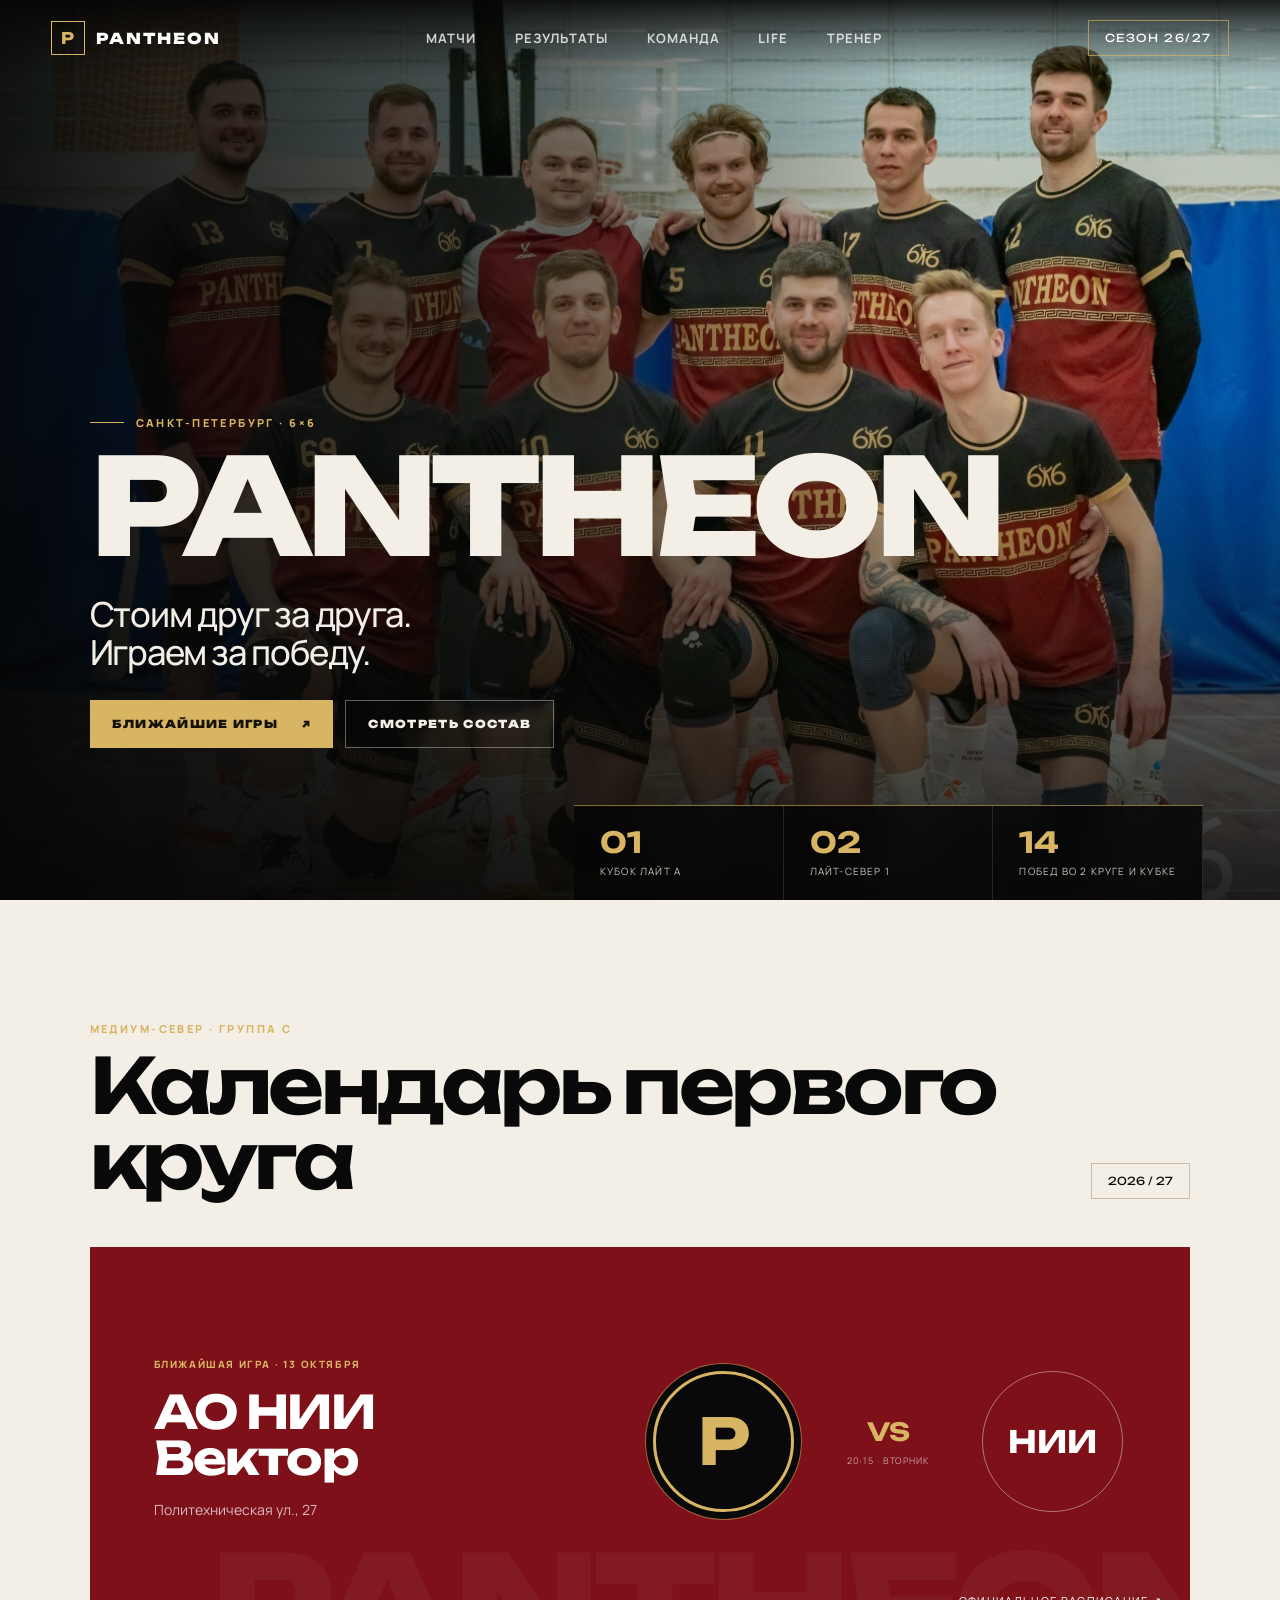
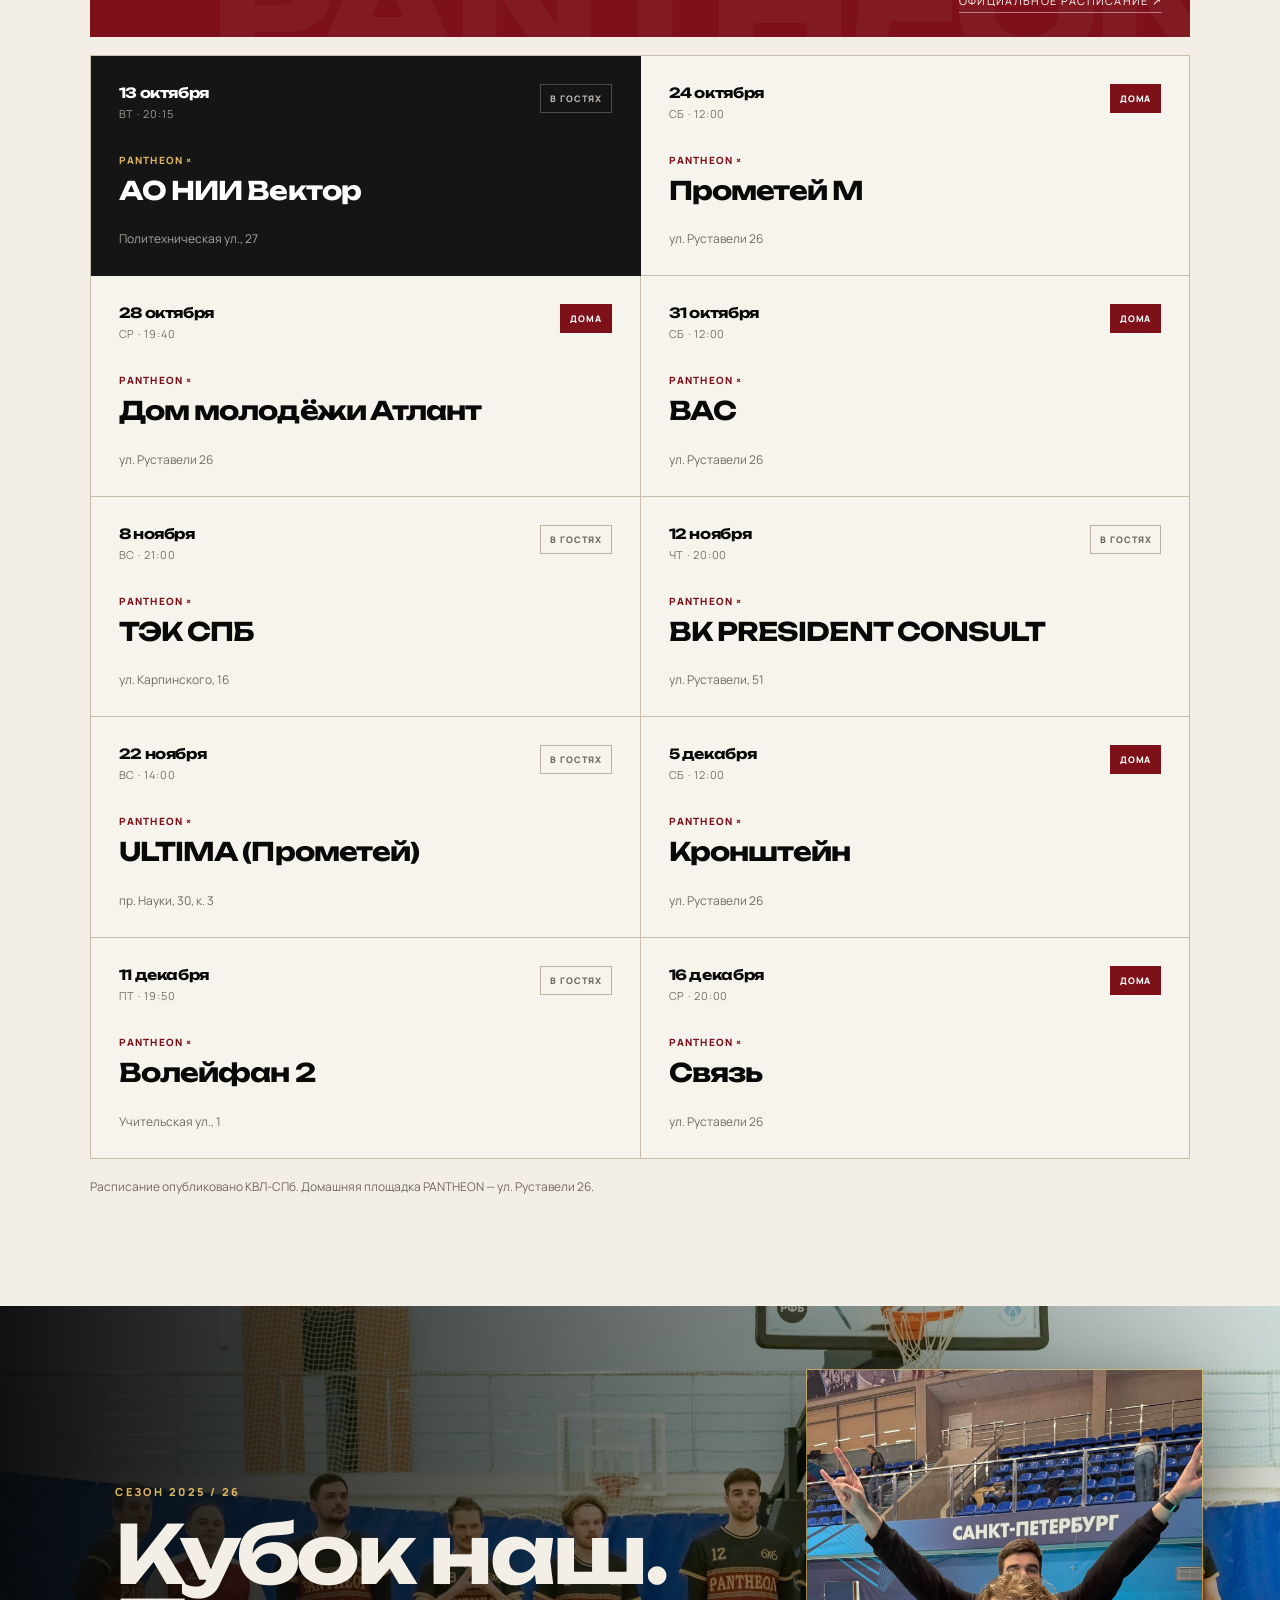
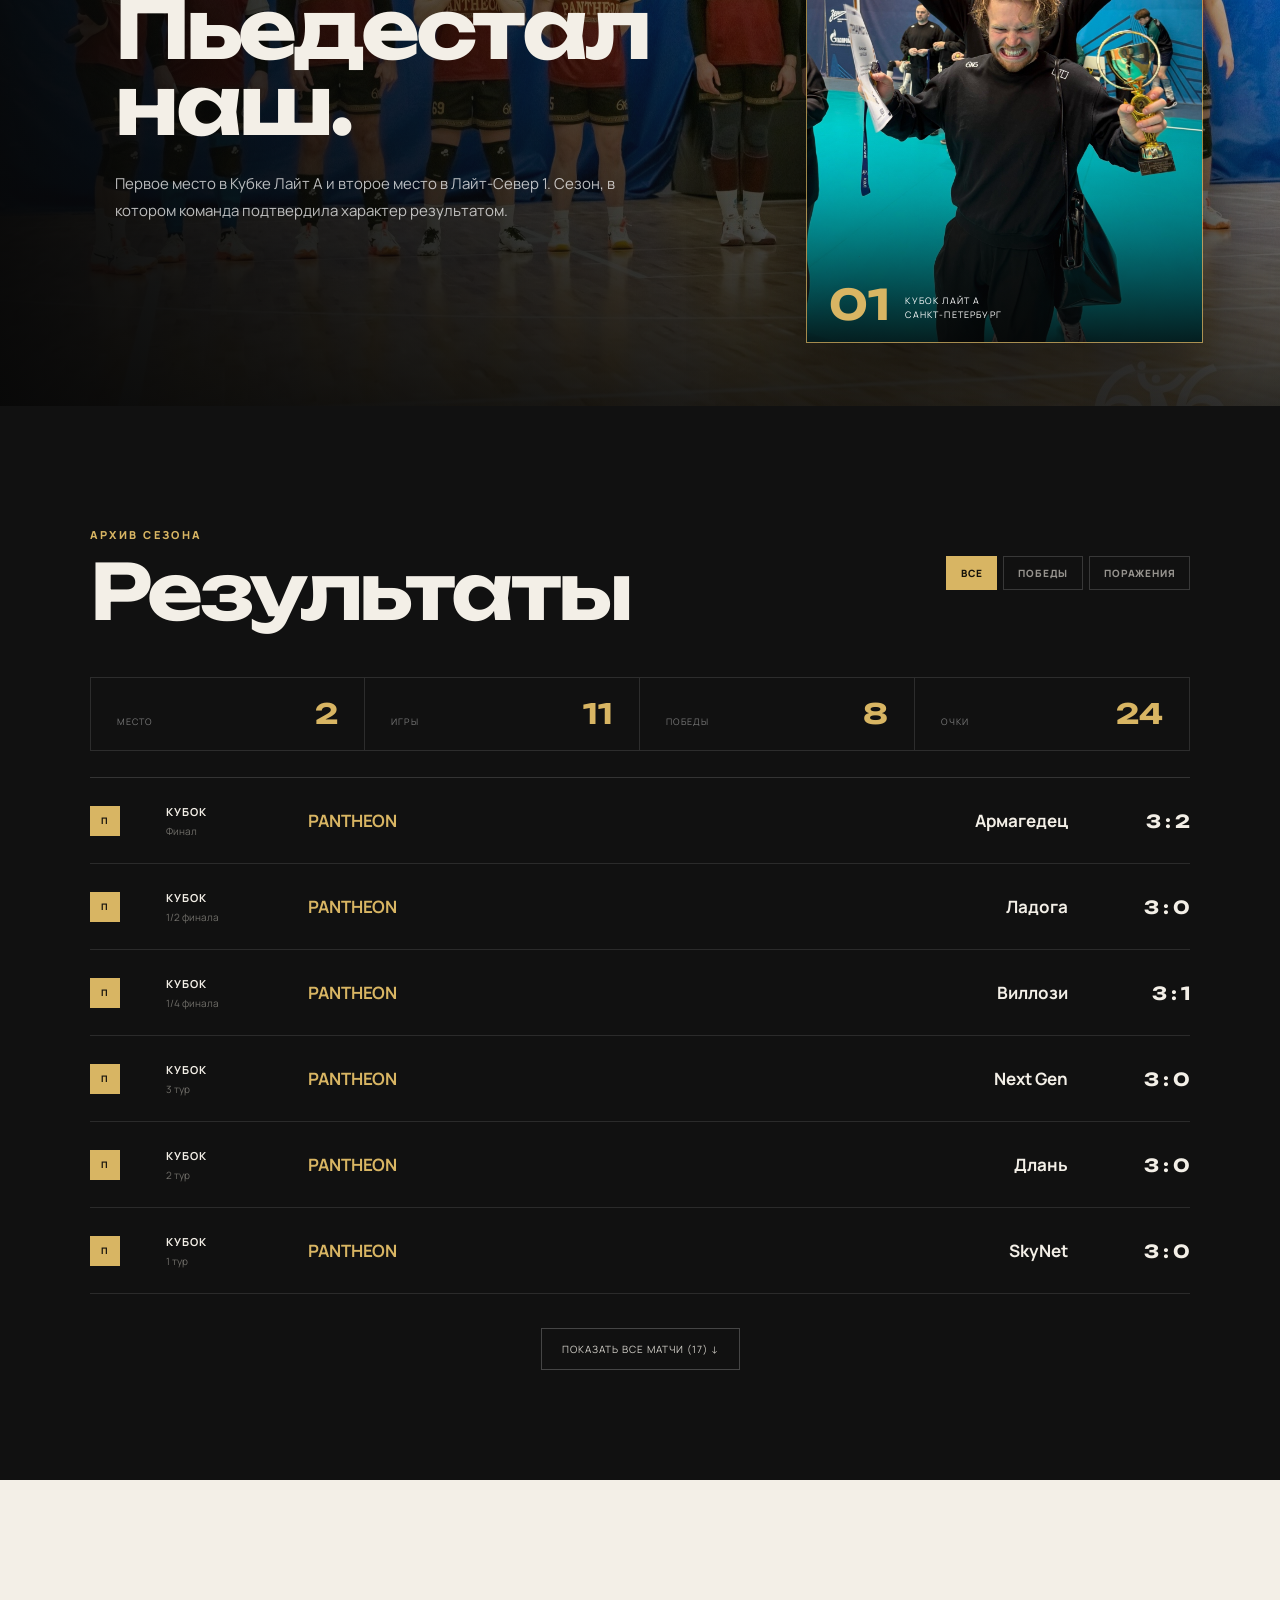
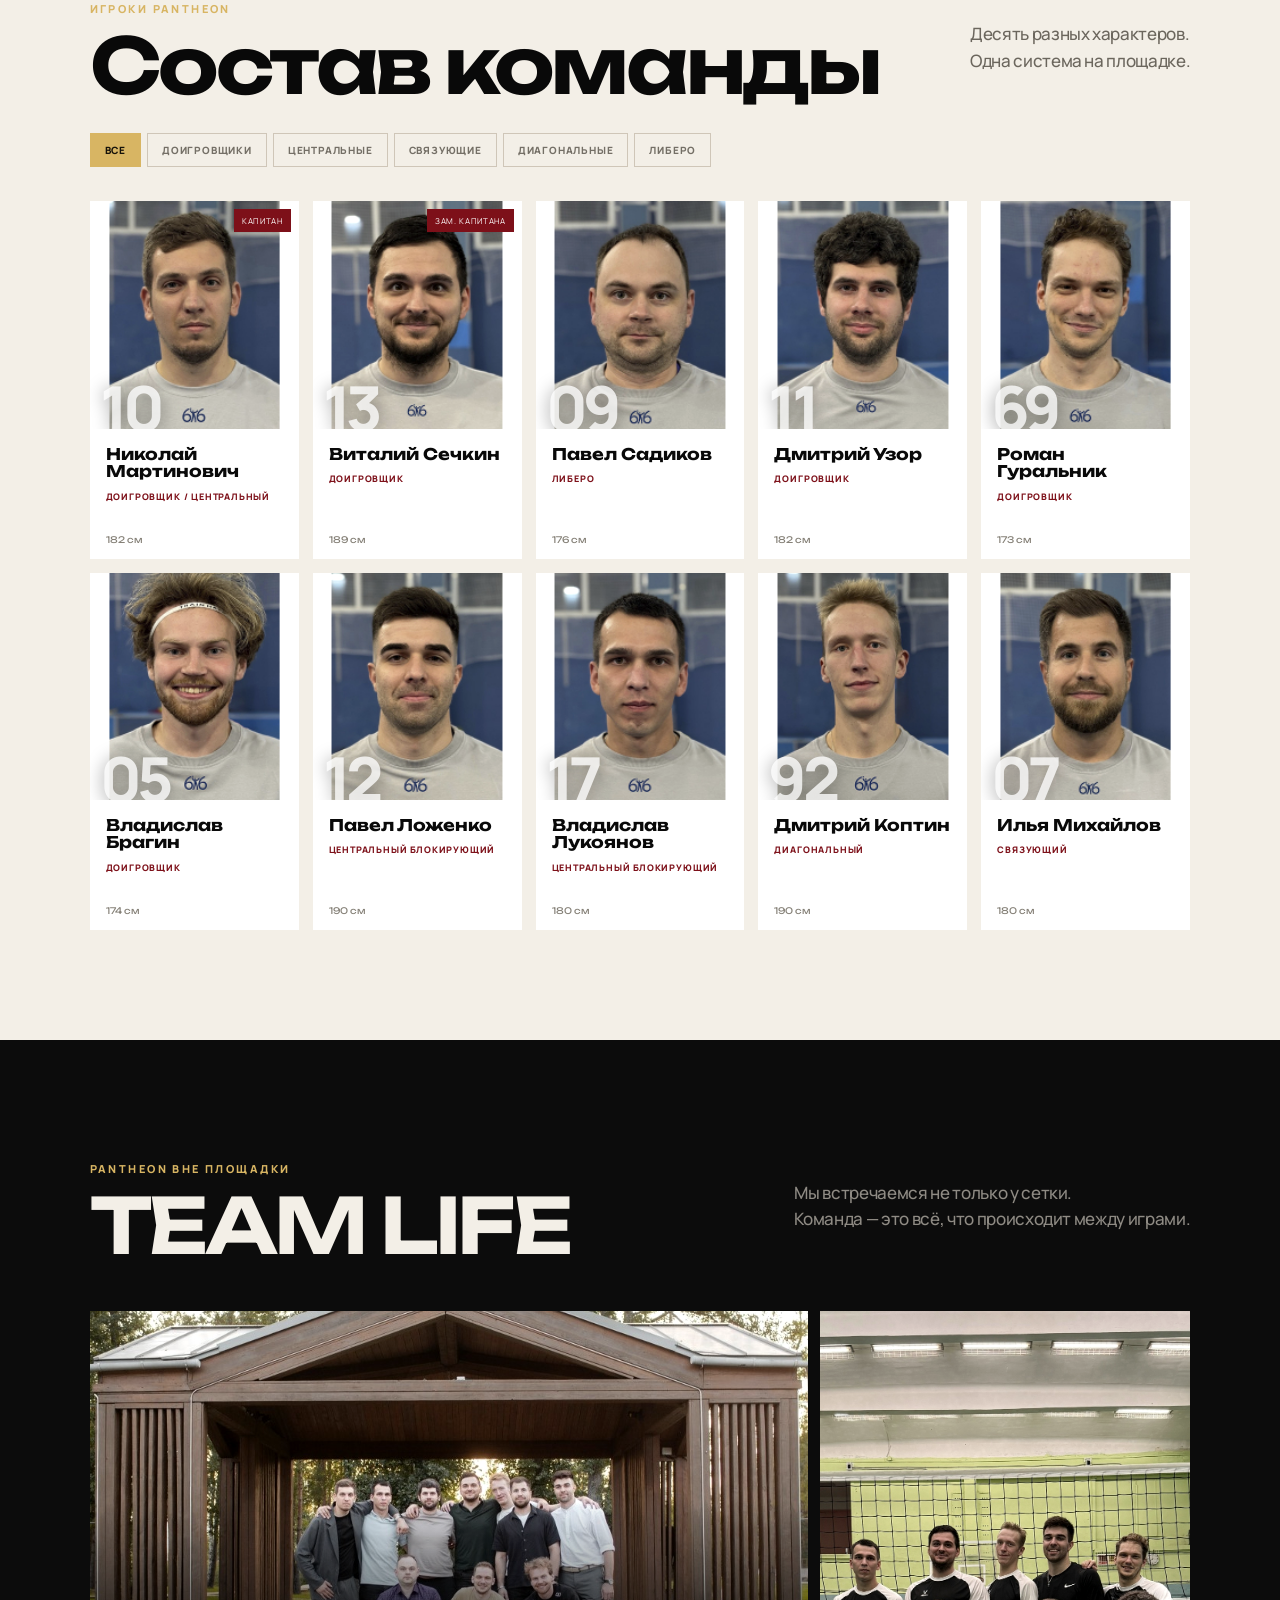
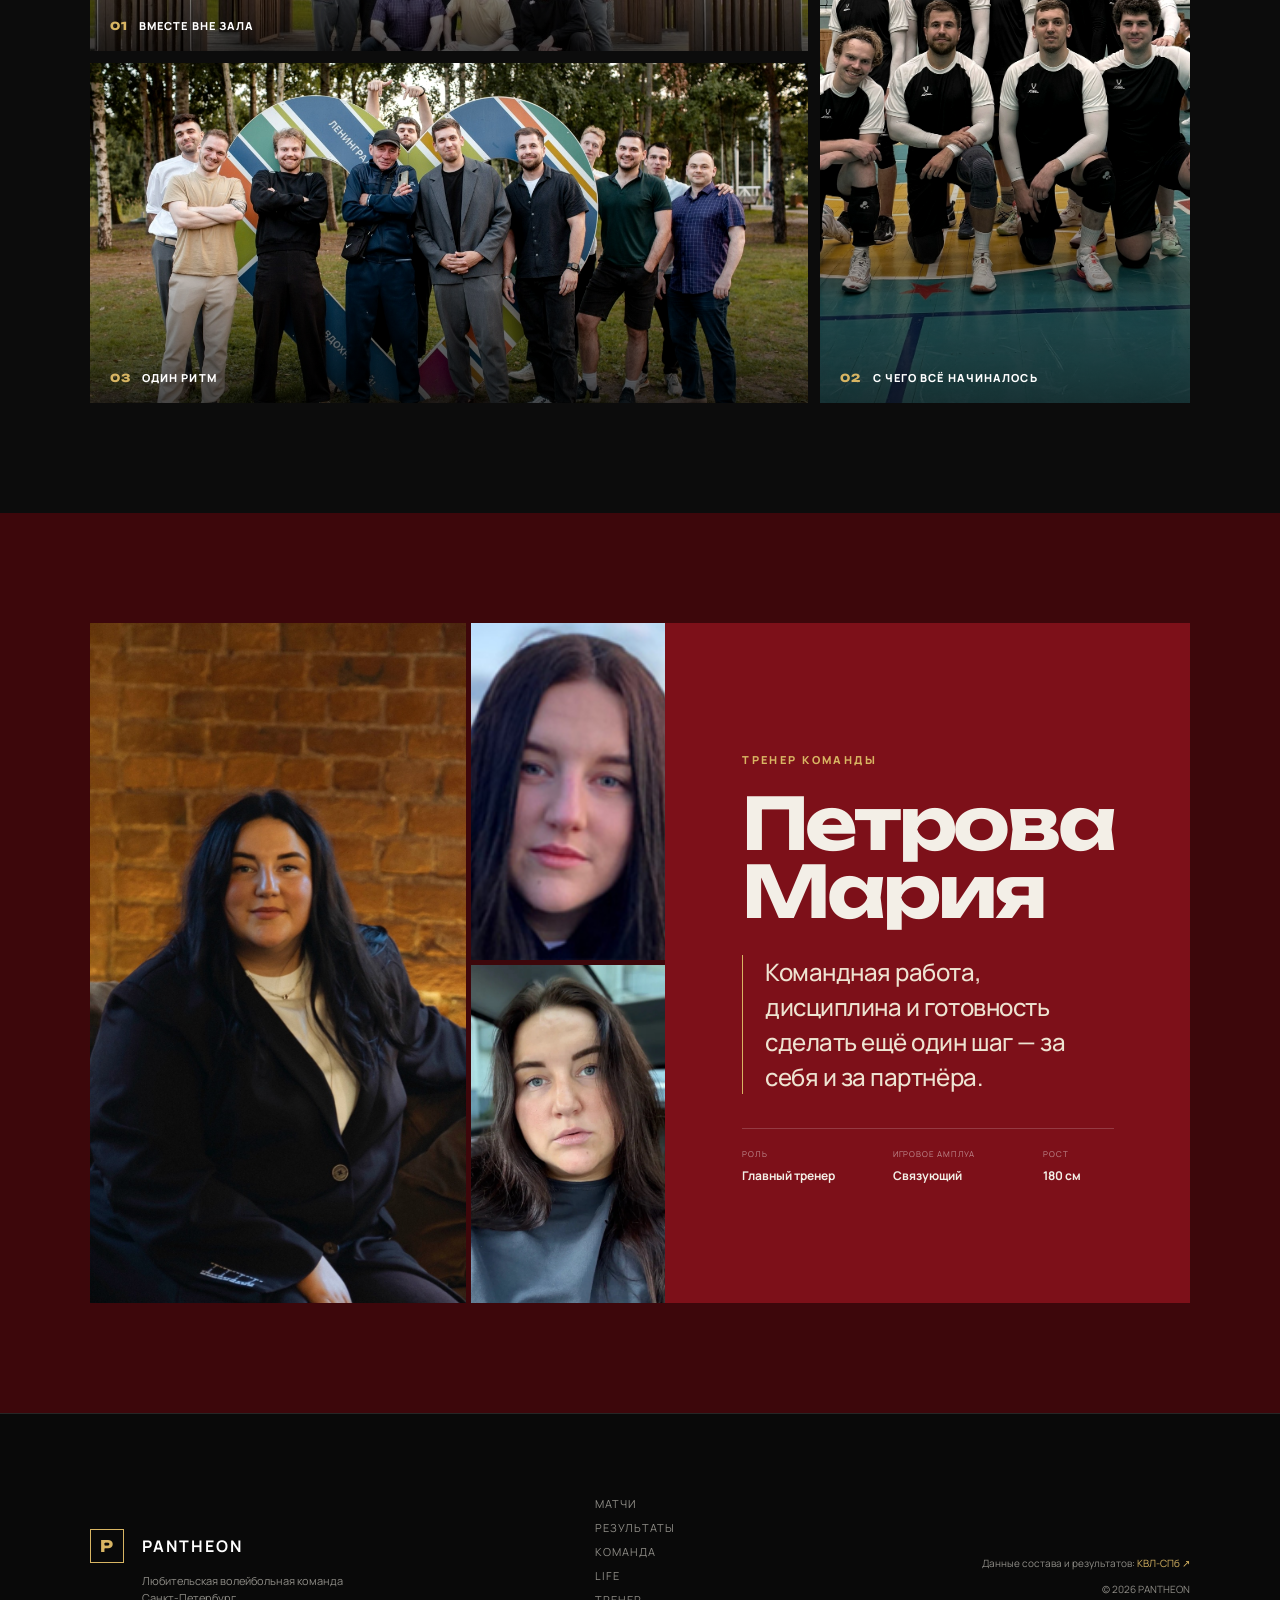
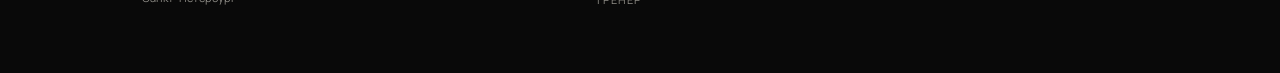
<file: index.html>
<!doctype html>
<html lang="ru">
<head>
  <meta charset="utf-8">
  <meta name="viewport" content="width=device-width, initial-scale=1">
  <meta name="description" content="Матчи, результаты, игроки и тренер волейбольной команды PANTHEON из Санкт-Петербурга.">
  <meta name="theme-color" content="#090909">
  <title>PANTHEON Volleyball Team</title>
  <link rel="icon" href="favicon.svg" type="image/svg+xml">
  <link rel="preconnect" href="https://fonts.googleapis.com">
  <link rel="preconnect" href="https://fonts.gstatic.com" crossorigin>
  <link href="https://fonts.googleapis.com/css2?family=Manrope:wght@400..800&family=Unbounded:wght@400..800&display=swap" rel="stylesheet">
  <link rel="stylesheet" href="styles.css">
  <script src="app.js" defer></script>
</head>
<body>
  <main>
    <header class="site-header">
      <a class="brand" href="#top" aria-label="PANTHEON — на главную"><span class="brand-mark">P</span><span>PANTHEON</span></a>
      <nav aria-label="Основная навигация">
        <a href="#calendar">Матчи</a><a href="#results">Результаты</a><a href="#team">Команда</a><a href="#life">Life</a><a href="#coach">Тренер</a>
      </nav>
      <a class="header-cta" href="#calendar">Сезон 26/27</a>
    </header>

    <section class="hero" id="top">
      <img class="hero-image" src="assets/photos/pantheon-team-portrait.jpg" alt="Волейбольная команда PANTHEON в игровой форме">
      <div class="hero-shade"></div>
      <div class="hero-content">
        <div class="eyebrow"><span></span> Санкт-Петербург · 6×6</div>
        <h1>PANTHEON</h1>
        <p class="hero-slogan">Стоим друг за друга.<br>Играем за победу.</p>
        <div class="hero-actions"><a class="button button-gold" href="#calendar">Ближайшие игры <span>↗</span></a><a class="button button-ghost" href="#team">Смотреть состав</a></div>
      </div>
      <div class="hero-stats" aria-label="Итоги сезона 2025/26">
        <div><strong>01</strong><span>Кубок Лайт А</span></div><div><strong>02</strong><span>Лайт-Север 1</span></div><div><strong>14</strong><span>Побед во 2 круге и кубке</span></div>
      </div>
    </section>

    <section class="calendar section" id="calendar">
      <div class="section-heading"><div><p class="kicker">Медиум‑Север · группа C</p><h2>Календарь первого круга</h2></div><span class="season-pill">2026 / 27</span></div>
      <div class="next-match-card">
        <div class="next-copy"><p class="next-label">Ближайшая игра · 13 октября</p><h3>АО НИИ<br>Вектор</h3><p class="next-venue">Политехническая ул., 27</p></div>
        <div class="matchup" aria-label="Будущий матч PANTHEON"><div class="team-emblem">P</div><div class="versus"><span>VS</span><small>20:15 · вторник</small></div><div class="opponent-emblem">НИИ</div></div>
        <a class="text-link" href="https://v-open.spb.ru/raspisanie-igr-medium-liga-sever.html" target="_blank" rel="noreferrer">Официальное расписание <span>↗</span></a>
      </div>
      <div class="schedule-grid" aria-label="Расписание PANTHEON в первом круге">
        <article class="schedule-card is-next"><div class="schedule-date"><strong>13 октября</strong><span>вт · 20:15</span></div><span class="home-away away">В гостях</span><div class="schedule-opponent"><small>PANTHEON ×</small><h3>АО НИИ Вектор</h3></div><p>Политехническая ул., 27</p></article>
        <article class="schedule-card"><div class="schedule-date"><strong>24 октября</strong><span>сб · 12:00</span></div><span class="home-away home">Дома</span><div class="schedule-opponent"><small>PANTHEON ×</small><h3>Прометей М</h3></div><p>ул. Руставели 26</p></article>
        <article class="schedule-card"><div class="schedule-date"><strong>28 октября</strong><span>ср · 19:40</span></div><span class="home-away home">Дома</span><div class="schedule-opponent"><small>PANTHEON ×</small><h3>Дом молодёжи Атлант</h3></div><p>ул. Руставели 26</p></article>
        <article class="schedule-card"><div class="schedule-date"><strong>31 октября</strong><span>сб · 12:00</span></div><span class="home-away home">Дома</span><div class="schedule-opponent"><small>PANTHEON ×</small><h3>ВАС</h3></div><p>ул. Руставели 26</p></article>
        <article class="schedule-card"><div class="schedule-date"><strong>8 ноября</strong><span>вс · 21:00</span></div><span class="home-away away">В гостях</span><div class="schedule-opponent"><small>PANTHEON ×</small><h3>ТЭК СПБ</h3></div><p>ул. Карпинского, 16</p></article>
        <article class="schedule-card"><div class="schedule-date"><strong>12 ноября</strong><span>чт · 20:00</span></div><span class="home-away away">В гостях</span><div class="schedule-opponent"><small>PANTHEON ×</small><h3>ВК PRESIDENT CONSULT</h3></div><p>ул. Руставели, 51</p></article>
        <article class="schedule-card"><div class="schedule-date"><strong>22 ноября</strong><span>вс · 14:00</span></div><span class="home-away away">В гостях</span><div class="schedule-opponent"><small>PANTHEON ×</small><h3>ULTIMA (Прометей)</h3></div><p>пр. Науки, 30, к. 3</p></article>
        <article class="schedule-card"><div class="schedule-date"><strong>5 декабря</strong><span>сб · 12:00</span></div><span class="home-away home">Дома</span><div class="schedule-opponent"><small>PANTHEON ×</small><h3>Кронштейн</h3></div><p>ул. Руставели 26</p></article>
        <article class="schedule-card"><div class="schedule-date"><strong>11 декабря</strong><span>пт · 19:50</span></div><span class="home-away away">В гостях</span><div class="schedule-opponent"><small>PANTHEON ×</small><h3>Волейфан 2</h3></div><p>Учительская ул., 1</p></article>
        <article class="schedule-card"><div class="schedule-date"><strong>16 декабря</strong><span>ср · 20:00</span></div><span class="home-away home">Дома</span><div class="schedule-opponent"><small>PANTHEON ×</small><h3>Связь</h3></div><p>ул. Руставели 26</p></article>
      </div>
      <p class="schedule-note">Расписание опубликовано КВЛ‑СПб. Домашняя площадка PANTHEON — ул. Руставели 26.</p>
    </section>

    <section class="season-story" id="victory">
      <img src="assets/photos/pantheon-team-lineup.jpg" alt="Команда PANTHEON перед матчем">
      <div class="story-overlay"></div>
      <div class="story-content"><p class="kicker">Сезон 2025 / 26</p><h2>Кубок наш.<br>Пьедестал наш.</h2><p>Первое место в Кубке Лайт А и второе место в Лайт‑Север 1. Сезон, в котором команда подтвердила характер результатом.</p></div>
      <figure class="cup-photo"><img src="assets/photos/cup/vlad-cup.jpg" alt="Влад с кубком после победы PANTHEON"><figcaption><strong>01</strong><span>Кубок Лайт А<br>Санкт‑Петербург</span></figcaption></figure>
    </section>

    <section class="results section" id="results">
      <div class="section-heading results-heading">
        <div><p class="kicker">Архив сезона</p><h2>Результаты</h2></div>
        <div class="filters" role="group" aria-label="Фильтр результатов"><button class="active" data-result-filter="all">Все</button><button data-result-filter="win">Победы</button><button data-result-filter="loss">Поражения</button></div>
      </div>
      <div class="season-summary" aria-label="Итоги второго круга Лайт-Север 1"><div><span>Место</span><strong>2</strong></div><div><span>Игры</span><strong>11</strong></div><div><span>Победы</span><strong>8</strong></div><div><span>Очки</span><strong>24</strong></div></div>
      <div class="match-list" id="match-list"></div>
      <button class="show-more" id="show-more-results" type="button">Показать все матчи (17) <span>↓</span></button>
    </section>

    <section class="team section" id="team">
      <div class="section-heading team-heading"><div><p class="kicker">Игроки PANTHEON</p><h2>Состав команды</h2></div><p>Десять разных характеров.<br>Одна система на площадке.</p></div>
      <div class="filters role-filters" role="group" aria-label="Фильтр игроков по амплуа">
        <button class="active" data-role-filter="Все">Все</button><button data-role-filter="Доигровщики">Доигровщики</button><button data-role-filter="Центральные">Центральные</button><button data-role-filter="Связующие">Связующие</button><button data-role-filter="Диагональные">Диагональные</button><button data-role-filter="Либеро">Либеро</button>
      </div>
      <div class="player-grid" id="player-grid"></div>
    </section>

    <section class="life section" id="life">
      <div class="section-heading life-heading"><div><p class="kicker">PANTHEON вне площадки</p><h2>TEAM LIFE</h2></div><p>Мы встречаемся не только у сетки.<br>Команда — это всё, что происходит между играми.</p></div>
      <div class="life-gallery">
        <figure class="life-wide"><img src="assets/photos/life/life-pavilion.jpg" alt="Команда PANTHEON на совместной встрече"><figcaption><span>01</span> Вместе вне зала</figcaption></figure>
        <figure class="life-tall"><img src="assets/photos/life/life-court.jpg" alt="Игроки PANTHEON после матча"><figcaption><span>02</span> С чего всё начиналось</figcaption></figure>
        <figure class="life-bottom"><img src="assets/photos/life/life-park.jpg" alt="Команда PANTHEON в парке"><figcaption><span>03</span> Один ритм</figcaption></figure>
      </div>
    </section>

    <section class="coach section" id="coach">
      <div class="coach-card">
        <div class="coach-gallery">
          <div class="coach-photo coach-main"><img src="assets/photos/coach/maria-portrait.jpg" alt="Тренер PANTHEON Мария Петрова"></div>
          <div class="coach-photo coach-small"><img src="assets/players/petrova.jpg" alt="Мария Петрова"></div>
          <div class="coach-photo coach-small"><img src="assets/photos/coach/maria-selfie.jpg" alt="Мария Петрова"></div>
        </div>
        <div class="coach-copy"><p class="kicker">Тренер команды</p><h2>Петрова<br>Мария</h2><blockquote>Командная работа, дисциплина и готовность сделать ещё один шаг — за себя и за партнёра.</blockquote><div class="coach-meta"><div><span>Роль</span><strong>Главный тренер</strong></div><div><span>Игровое амплуа</span><strong>Связующий</strong></div><div><span>Рост</span><strong>180 см</strong></div></div></div>
      </div>
    </section>

    <footer>
      <div class="footer-brand"><span class="brand-mark">P</span><strong>PANTHEON</strong><p>Любительская волейбольная команда<br>Санкт-Петербург</p></div>
      <div class="footer-links"><a href="#calendar">Матчи</a><a href="#results">Результаты</a><a href="#team">Команда</a><a href="#life">Life</a><a href="#coach">Тренер</a></div>
      <div class="footer-note"><p>Данные состава и результатов: <a href="https://v-open.spb.ru/" target="_blank" rel="noreferrer">КВЛ‑СПб ↗</a></p><p>© 2026 PANTHEON</p></div>
    </footer>
  </main>
</body>
</html>
</file>
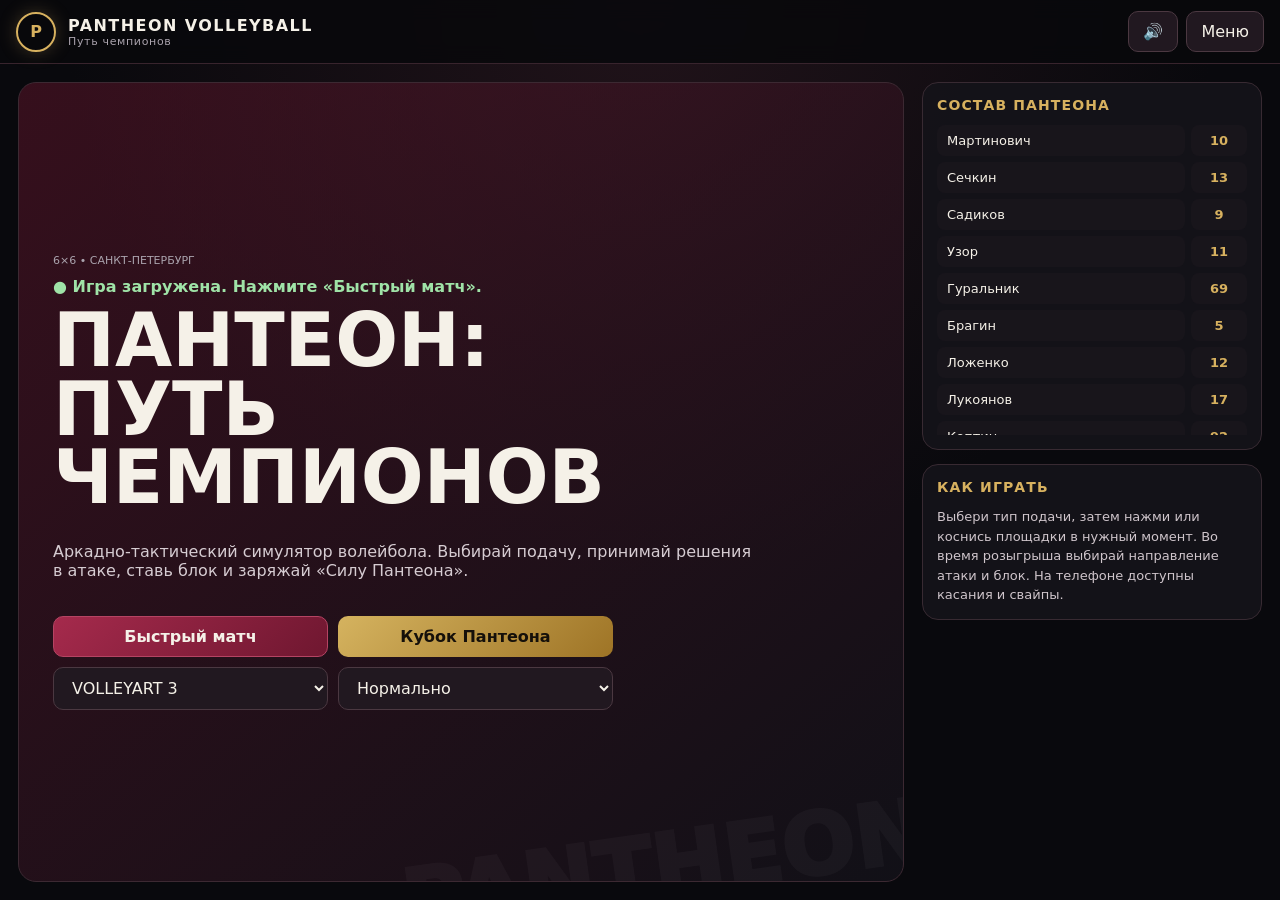
<file: pantheon_volleyball_game_fixed.html>
<!doctype html>
<html lang="ru">
<head>
<meta charset="utf-8">
<meta name="viewport" content="width=device-width,initial-scale=1,maximum-scale=1,user-scalable=no">
<title>Пантеон: Путь чемпионов</title>
<style>
:root{
  --bg:#09090d; --panel:#14131a; --panel2:#1c1720; --burg:#6f1730; --burg2:#a52a4c;
  --gold:#d7b15f; --text:#f5f1e8; --muted:#aaa3ad; --line:#3a2d36;
}
*{box-sizing:border-box}
html,body{margin:0;height:100%;background:radial-gradient(circle at top,#21131a 0,#09090d 52%);color:var(--text);font-family:Inter,system-ui,-apple-system,Segoe UI,Arial,sans-serif;overflow:hidden}
button,select{font:inherit}
#app{height:100%;display:flex;flex-direction:column}
header{height:64px;display:flex;align-items:center;justify-content:space-between;padding:0 16px;background:rgba(8,8,12,.88);border-bottom:1px solid #38242d;backdrop-filter:blur(10px);z-index:5}
.brand{display:flex;gap:12px;align-items:center}
.logo{width:40px;height:40px;border:2px solid var(--gold);border-radius:50%;display:grid;place-items:center;font-weight:900;color:var(--gold);box-shadow:0 0 18px rgba(215,177,95,.25)}
.brand h1{font-size:16px;margin:0;letter-spacing:.09em;text-transform:uppercase}
.brand small{display:block;color:var(--muted);font-size:11px;letter-spacing:.06em}
.top-actions{display:flex;gap:8px}
.btn{border:1px solid #4b3841;background:#211820;color:var(--text);padding:10px 14px;border-radius:10px;cursor:pointer}
.btn.primary{background:linear-gradient(135deg,var(--burg2),var(--burg));border-color:#b54463;font-weight:800}
.btn.gold{background:linear-gradient(135deg,#d5b35f,#9e7426);color:#15100a;border:none;font-weight:900}
.btn:disabled{opacity:.45;cursor:not-allowed}
main{flex:1;min-height:0;position:relative}
.screen{display:none;height:100%}
.screen.active{display:flex}
#menu{padding:18px;gap:18px;overflow:auto}
.hero{flex:1;min-width:0;display:flex;flex-direction:column;justify-content:center;padding:34px;border:1px solid #3c2932;border-radius:18px;background:linear-gradient(140deg,rgba(111,23,48,.44),rgba(18,17,24,.9));position:relative;overflow:hidden}
.hero:after{content:"PANTHEON";position:absolute;right:-24px;bottom:-36px;font-size:86px;font-weight:1000;color:rgba(255,255,255,.03);transform:rotate(-8deg)}
.hero h2{font-size:clamp(34px,6vw,74px);line-height:.93;margin:0 0 14px;text-transform:uppercase;max-width:780px}
.hero p{color:#d6ccd2;max-width:700px;font-size:16px}
.menu-grid{display:grid;grid-template-columns:repeat(2,minmax(160px,1fr));gap:10px;max-width:560px;margin-top:20px}
.side{width:340px;display:flex;flex-direction:column;gap:14px}
.card{background:rgba(20,19,26,.92);border:1px solid #382a32;border-radius:16px;padding:14px}
.card h3{margin:0 0 12px;font-size:14px;text-transform:uppercase;letter-spacing:.08em;color:var(--gold)}
.roster{display:grid;grid-template-columns:1fr 56px;gap:6px;font-size:13px;max-height:310px;overflow:auto}
.roster div{padding:8px 10px;background:#18151b;border-radius:8px}
.roster .num{text-align:center;color:var(--gold);font-weight:900}
#match{flex-direction:column}
.matchbar{height:76px;display:grid;grid-template-columns:1fr auto 1fr;align-items:center;padding:8px 14px;background:#100f14;border-bottom:1px solid #35252d}
.teamname{font-weight:900;text-transform:uppercase;letter-spacing:.06em}
.teamname.right{text-align:right}
.scorebox{display:flex;align-items:center;gap:12px}
.score{font-size:36px;font-weight:1000;min-width:42px;text-align:center}
.sets{font-size:11px;color:var(--muted);text-align:center}
#gamewrap{flex:1;min-height:0;position:relative}
canvas{display:block;width:100%;height:100%;touch-action:none;background:#13101a}
.hud{position:absolute;inset:auto 12px 12px 12px;display:grid;grid-template-columns:1fr auto 1fr;gap:10px;align-items:end;pointer-events:none}
.hud .panel{pointer-events:auto;background:rgba(11,10,14,.86);border:1px solid #3b2d35;border-radius:14px;padding:10px;backdrop-filter:blur(8px)}
.action-row{display:flex;gap:8px;flex-wrap:wrap}
.action{background:#2a1b23;border:1px solid #5b3445;color:white;border-radius:10px;padding:10px 12px;font-weight:800;cursor:pointer}
.action.active{border-color:var(--gold);box-shadow:0 0 0 1px var(--gold) inset}
.action.special{background:linear-gradient(135deg,#b68b2f,#6f4b10);color:#fff7d9}
.meter{height:12px;border-radius:99px;background:#2b252b;overflow:hidden;border:1px solid #4a3d43}
.meter i{display:block;height:100%;width:0;background:linear-gradient(90deg,#6f1730,#d7b15f);transition:width .25s}
#message{position:absolute;top:18px;left:50%;transform:translateX(-50%);background:rgba(12,10,14,.9);border:1px solid #553544;border-radius:12px;padding:10px 14px;font-weight:900;text-align:center;min-width:220px;pointer-events:none}
#overlay{position:absolute;inset:0;background:rgba(5,5,8,.78);display:none;align-items:center;justify-content:center;padding:20px;z-index:10}
#overlay.show{display:flex}
.modal{width:min(560px,100%);background:#15131a;border:1px solid #50313f;border-radius:18px;padding:22px;text-align:center;box-shadow:0 20px 80px #000}
.modal h2{margin-top:0;font-size:32px}
.stats{display:grid;grid-template-columns:1fr 1fr;gap:8px;text-align:left;margin:14px 0}
.stats div{background:#1e1920;padding:10px;border-radius:10px}
.label{font-size:11px;color:var(--muted);text-transform:uppercase}
.value{font-size:22px;font-weight:900}
@media(max-width:820px){
  #menu{flex-direction:column}
  .side{width:100%}
  .hero{min-height:430px}
  .matchbar{height:64px}
  .teamname{font-size:12px}
  .score{font-size:28px}
  .hud{grid-template-columns:1fr;inset:auto 8px 8px}
  .hud .center{order:-1}
  .hud .right{display:none}
  .action{padding:9px 10px;font-size:12px}
}
</style>
</head>
<body>
<div id="app">
<header>
  <div class="brand"><div class="logo">P</div><div><h1>Pantheon Volleyball</h1><small>Путь чемпионов</small></div></div>
  <div class="top-actions"><button class="btn" id="soundBtn">🔊</button><button class="btn" id="menuBtn">Меню</button></div>
</header>
<main>
<section id="menu" class="screen active">
  <div class="hero">
    <div class="label">6×6 • Санкт-Петербург</div><div id="bootStatus" style="margin:10px 0;color:#9fe3a7;font-weight:800">● Игра загружена. Нажмите «Быстрый матч».</div>
    <h2>Пантеон:<br>Путь чемпионов</h2>
    <p>Аркадно-тактический симулятор волейбола. Выбирай подачу, принимай решения в атаке, ставь блок и заряжай «Силу Пантеона».</p>
    <div class="menu-grid">
      <button class="btn primary" id="quickBtn">Быстрый матч</button>
      <button class="btn gold" id="cupBtn">Кубок Пантеона</button>
      <select class="btn" id="opponentSelect"></select>
      <select class="btn" id="difficultySelect">
        <option value="0.78">Легко</option>
        <option value="0.9" selected>Нормально</option>
        <option value="1.04">Сложно</option>
      </select>
    </div>
  </div>
  <div class="side">
    <div class="card">
      <h3>Состав Пантеона</h3>
      <div class="roster" id="roster"></div>
    </div>
    <div class="card">
      <h3>Как играть</h3>
      <div style="font-size:13px;color:#cfc5cb;line-height:1.5">
        Выбери тип подачи, затем нажми или коснись площадки в нужный момент. Во время розыгрыша выбирай направление атаки и блок. На телефоне доступны касания и свайпы.
      </div>
    </div>
  </div>
</section>

<section id="match" class="screen">
  <div class="matchbar">
    <div><div class="teamname">Пантеон</div><div class="sets">сет до 15</div></div>
    <div class="scorebox"><div class="score" id="scoreA">0</div><div class="sets">—</div><div class="score" id="scoreB">0</div></div>
    <div><div class="teamname right" id="oppName">Соперник</div><div class="sets" style="text-align:right">первый до 15</div></div>
  </div>
  <div id="gamewrap">
    <canvas id="game"></canvas>
    <div id="message">Выберите подачу</div>
    <div class="hud">
      <div class="panel">
        <div class="label">Действие</div>
        <div class="action-row" id="actions">
          <button class="action active" data-type="power">Силовая</button>
          <button class="action" data-type="float">Планер</button>
          <button class="action" data-type="short">Укороченная</button>
          <button class="action" data-type="line">По линии</button>
          <button class="action" data-type="cross">Диагональ</button>
          <button class="action" data-type="tip">Скидка</button>
        </div>
      </div>
      <div class="panel center" style="min-width:220px">
        <div style="display:flex;justify-content:space-between;gap:10px;margin-bottom:6px"><span class="label">Сила Пантеона</span><b id="powerText">0%</b></div>
        <div class="meter"><i id="powerFill"></i></div>
        <button class="action special" id="specialBtn" style="width:100%;margin-top:8px" disabled>ГРОМ ОЛИМПА</button>
      </div>
      <div class="panel right">
        <div class="label">Подсказка</div>
        <div id="hint" style="font-size:13px;color:#d8ced3">Попадите в зелёную зону тайминга.</div>
      </div>
    </div>
    <div id="overlay">
      <div class="modal">
        <h2 id="resultTitle">Победа!</h2>
        <p id="resultText"></p>
        <div class="stats">
          <div><div class="label">Эйсы</div><div class="value" id="stAces">0</div></div>
          <div><div class="label">Блоки</div><div class="value" id="stBlocks">0</div></div>
          <div><div class="label">Идеальные атаки</div><div class="value" id="stKills">0</div></div>
          <div><div class="label">Макс. серия</div><div class="value" id="stStreak">0</div></div>
        </div>
        <button class="btn primary" id="restartBtn">Сыграть ещё</button>
      </div>
    </div>
  </div>
</section>
</main>
</div>

<script>
window.addEventListener("error",function(e){
  var s=document.getElementById("bootStatus");
  if(s){s.style.color="#ff9b9b";s.textContent="Ошибка запуска: "+(e.message||"неизвестная ошибка");}
});
const roster = [
["Мартинович",10],["Сечкин",13],["Садиков",9],["Узор",11],["Гуральник",69],
["Брагин",5],["Ложенко",12],["Лукоянов",17],["Коптин",92],["Михайлов",7]
];
const opponents = [
{name:"VOLLEYART 3",rating:.96},{name:"ANTIFIRE",rating:.94},{name:"Дом молодёжи Атлант",rating:.91},
{name:"На easy",rating:.86},{name:"Valencia Spike",rating:.84},{name:"Дикари",rating:.82},
{name:"VolleySert",rating:.92},{name:"Next Gen",rating:.85},{name:"Газпром ЦПС",rating:.8},
{name:"Надежда М (Прометей)",rating:.78},{name:"ЛУЧ",rating:.76},{name:"SkyNet",rating:.79},
{name:"Длань",rating:.83},{name:"Виллози",rating:.89},{name:"Ладога",rating:.93},{name:"Армагедец",rating:1.0}
];
const cupRoute=["SkyNet","Длань","Next Gen","Виллози","Ладога","Армагедец"];
document.getElementById("roster").innerHTML=roster.map(x=>`<div>${x[0]}</div><div class="num">${x[1]}</div>`).join("");
document.getElementById("opponentSelect").innerHTML=opponents.map((o,i)=>`<option value="${i}">${o.name}</option>`).join("");

const canvas=document.getElementById("game"),ctx=canvas.getContext("2d");
let W=0,H=0,dpr=1;
function resize(){dpr=Math.min(2,devicePixelRatio||1);W=canvas.clientWidth;H=canvas.clientHeight;canvas.width=W*dpr;canvas.height=H*dpr;ctx.setTransform(dpr,0,0,dpr,0,0)}
addEventListener("resize",resize);

let state={running:false,phase:"serve",scoreA:0,scoreB:0,power:0,selected:"power",meter:0,dir:1,last:0,
opp:opponents[0],difficulty:.9,ball:{x:0,y:0,vx:0,vy:0},playersA:[],playersB:[],special:false,
stats:{aces:0,blocks:0,kills:0,streak:0,maxStreak:0},cup:false,cupIndex:0};

function setupPlayers(){
 const px=[.2,.36,.2,.36,.2,.36], py=[.25,.22,.5,.47,.75,.72];
 state.playersA=px.map((x,i)=>({x:x*W,y:py[i]*H,n:roster[i][1],name:roster[i][0]}));
 state.playersB=px.map((x,i)=>({x:(1-x)*W,y:py[i]*H,n:i+1,name:""}));
}
function showScreen(id){document.querySelectorAll(".screen").forEach(s=>s.classList.remove("active"));document.getElementById(id).classList.add("active"); if(id==="match"){resize();setupPlayers()}}
function startMatch(cup=false){
 state.cup=cup; if(!cup) state.cupIndex=0;
 const idx=cup?opponents.findIndex(o=>o.name===cupRoute[state.cupIndex]):+document.getElementById("opponentSelect").value;
 state.opp=opponents[idx]; state.difficulty=+document.getElementById("difficultySelect").value;
 Object.assign(state,{running:true,phase:"serve",scoreA:0,scoreB:0,power:0,meter:0,dir:1,special:false});
 state.stats={aces:0,blocks:0,kills:0,streak:0,maxStreak:0};
 document.getElementById("oppName").textContent=state.opp.name; document.getElementById("overlay").classList.remove("show");
 updateScore(); setMessage("Выберите подачу и нажмите по площадке"); showScreen("match"); requestAnimationFrame(loop);
}
document.getElementById("quickBtn").onclick=()=>startMatch(false);
document.getElementById("cupBtn").onclick=()=>startMatch(true);
document.getElementById("restartBtn").onclick=()=>startMatch(state.cup);
document.getElementById("menuBtn").onclick=()=>{state.running=false;showScreen("menu")};

document.querySelectorAll(".action").forEach(b=>b.addEventListener("click",()=>{
 if(b.id==="specialBtn")return;
 state.selected=b.dataset.type;
 document.querySelectorAll(".action[data-type]").forEach(x=>x.classList.toggle("active",x===b));
}));
document.getElementById("specialBtn").onclick=()=>{if(state.power>=100){state.special=true;state.power=0;updatePower();setMessage("ГРОМ ОЛИМПА АКТИВИРОВАН")}};

function setMessage(t){document.getElementById("message").textContent=t}
function updateScore(){document.getElementById("scoreA").textContent=state.scoreA;document.getElementById("scoreB").textContent=state.scoreB}
function updatePower(){document.getElementById("powerFill").style.width=state.power+"%";document.getElementById("powerText").textContent=Math.round(state.power)+"%";document.getElementById("specialBtn").disabled=state.power<100}
function addPower(v){state.power=Math.min(100,state.power+v);updatePower()}
function point(us,reason){
 if(us){state.scoreA++;state.stats.streak++;state.stats.maxStreak=Math.max(state.stats.maxStreak,state.stats.streak);addPower(12)}
 else{state.scoreB++;state.stats.streak=0}
 updateScore(); setMessage(reason);
 if((state.scoreA>=15||state.scoreB>=15)&&Math.abs(state.scoreA-state.scoreB)>=2){endMatch();return}
 setTimeout(()=>{state.phase=us?"serve":"receive";state.meter=0;setMessage(us?"Наша подача":"Приём подачи соперника")},700);
}
function endMatch(){
 state.running=false;
 const won=state.scoreA>state.scoreB;
 document.getElementById("resultTitle").textContent=won?"ПОБЕДА ПАНТЕОНА":"ПОРАЖЕНИЕ";
 document.getElementById("resultText").textContent=`Пантеон ${state.scoreA}:${state.scoreB} ${state.opp.name}`;
 document.getElementById("stAces").textContent=state.stats.aces;document.getElementById("stBlocks").textContent=state.stats.blocks;document.getElementById("stKills").textContent=state.stats.kills;document.getElementById("stStreak").textContent=state.stats.maxStreak;
 if(won&&state.cup&&state.cupIndex<cupRoute.length-1){state.cupIndex++;document.getElementById("resultText").textContent+=`. Следующий соперник: ${cupRoute[state.cupIndex]}`}
 document.getElementById("overlay").classList.add("show");
}

function action(){
 if(!state.running)return;
 const quality=1-Math.abs(state.meter-.5)*2;
 const bonus=state.special?.28:0;
 state.special=false;
 if(state.phase==="serve"){
   let risk={power:.55,float:.72,short:.66}[state.selected]??.55;
   let success=quality*.65+risk*.35+bonus;
   if(Math.random()<success*.45){
     state.stats.aces++;addPower(18);point(true,"ЭЙС!");return;
   }
   state.phase="rally";setMessage("Розыгрыш: выберите атаку и нажмите");
 } else if(state.phase==="receive"){
   if(Math.random()<quality*.78+.12){state.phase="rally";setMessage("Идеальный приём — атакуйте!");addPower(6)}
   else{point(false,"Ошибка на приёме")}
 } else if(state.phase==="rally"){
   const type=state.selected;
   let attack={line:.68,cross:.72,tip:.58,power:.64,float:.56,short:.5}[type]??.62;
   const oppDef=state.opp.rating*state.difficulty;
   const p=.48+quality*.34+attack*.22-oppDef*.24+bonus;
   if(Math.random()<p){
     if(type==="line"||type==="cross"){state.stats.kills++;addPower(10)}
     point(true,type==="tip"?"Мягкая скидка — очко!":"МОЩНАЯ АТАКА!");
   }else{
     if(Math.random()<.28*oppDef){point(false,"Соперник ставит блок")}
     else {state.phase="block";setMessage("Ставьте блок! Нажмите в нужный момент")}
   }
 } else if(state.phase==="block"){
   const p=.25+quality*.42+((state.selected==="line"||state.selected==="cross")?.08:0)-state.opp.rating*.12+bonus;
   if(Math.random()<p){state.stats.blocks++;addPower(20);point(true,"БЛОК ПАНТЕОНА!")}
   else if(Math.random()<.48){point(false,"Атака соперника проходит")}
   else {state.phase="rally";setMessage("Мяч поднят! Контратака")}
 }
}
canvas.addEventListener("pointerdown",action);
addEventListener("keydown",e=>{if(e.code==="Space"){e.preventDefault();action()}});
let touchStart=null;
canvas.addEventListener("pointerdown",e=>{touchStart={x:e.clientX,y:e.clientY};});
canvas.addEventListener("pointerup",e=>{
 if(!touchStart)return;
 const dx=e.clientX-touchStart.x,dy=e.clientY-touchStart.y;
 if(Math.hypot(dx,dy)>45){
  state.selected=Math.abs(dx)>Math.abs(dy)?(dx>0?"line":"cross"):"power";
  document.querySelectorAll(".action[data-type]").forEach(x=>x.classList.toggle("active",x.dataset.type===state.selected));
 }
 touchStart=null;
});

function drawCourt(){
 ctx.clearRect(0,0,W,H);
 const top=H*.08,bottom=H*.9,left=W*.06,right=W*.94,mid=W*.5;
 ctx.fillStyle="#2b1c23";ctx.fillRect(0,0,W,H);
 ctx.fillStyle="#c67d49";ctx.fillRect(left,top,right-left,bottom-top);
 ctx.fillStyle="rgba(255,255,255,.035)";ctx.fillRect(left,top,mid-left,bottom-top);
 ctx.strokeStyle="#fff2dc";ctx.lineWidth=3;ctx.strokeRect(left,top,right-left,bottom-top);
 ctx.beginPath();ctx.moveTo(mid,top);ctx.lineTo(mid,bottom);ctx.stroke();
 ctx.lineWidth=2;ctx.beginPath();ctx.moveTo(W*.33,top);ctx.lineTo(W*.33,bottom);ctx.moveTo(W*.67,top);ctx.lineTo(W*.67,bottom);ctx.stroke();
 ctx.strokeStyle="#ddd";ctx.lineWidth=4;ctx.beginPath();ctx.moveTo(mid,top-10);ctx.lineTo(mid,bottom+10);ctx.stroke();
 ctx.fillStyle="#111";for(let y=top;y<bottom;y+=18)ctx.fillRect(mid-2,y,4,10);
}
function drawPlayer(p,ours){
 ctx.save();ctx.translate(p.x,p.y);
 ctx.fillStyle=ours?"#6f1730":"#282a33";ctx.beginPath();ctx.arc(0,-14,8,0,Math.PI*2);ctx.fill();
 ctx.fillStyle=ours?"#111217":"#dedede";ctx.fillRect(-10,-5,20,28);
 ctx.fillStyle=ours?"#6f1730":"#454957";ctx.fillRect(-12,3,24,14);
 ctx.fillStyle="#f5e8d5";ctx.font="bold 10px system-ui";ctx.textAlign="center";ctx.fillText(p.n,0,14);
 ctx.restore();
}
function drawBall(){
 const t=performance.now()/1000;
 const bx=W*.5+Math.sin(t*2.2)*W*.19;
 const by=H*.38+Math.cos(t*3.1)*H*.08;
 ctx.fillStyle="#f5df72";ctx.beginPath();ctx.arc(bx,by,8,0,Math.PI*2);ctx.fill();
 ctx.strokeStyle="#4d3f17";ctx.lineWidth=1;ctx.stroke();
}
function drawTiming(){
 const x=W*.25,y=H*.12,w=W*.5,h=12;
 ctx.fillStyle="#211a20";ctx.fillRect(x,y,w,h);
 ctx.fillStyle="#7d213c";ctx.fillRect(x,y,w*.28,h);ctx.fillRect(x+w*.72,y,w*.28,h);
 ctx.fillStyle="#d7b15f";ctx.fillRect(x+w*.4,y,w*.2,h);
 ctx.fillStyle="#fff";ctx.fillRect(x+state.meter*w-2,y-4,4,h+8);
}
function loop(ts){
 if(!state.running)return;
 const dt=Math.min(.03,(ts-state.last)/1000||0);state.last=ts;
 state.meter+=state.dir*dt*.72;if(state.meter>=1){state.meter=1;state.dir=-1}if(state.meter<=0){state.meter=0;state.dir=1}
 setupPlayers();drawCourt();state.playersA.forEach(p=>drawPlayer(p,true));state.playersB.forEach(p=>drawPlayer(p,false));drawBall();drawTiming();
 requestAnimationFrame(loop);
}
resize();
</script>
</body>
</html>
</file>
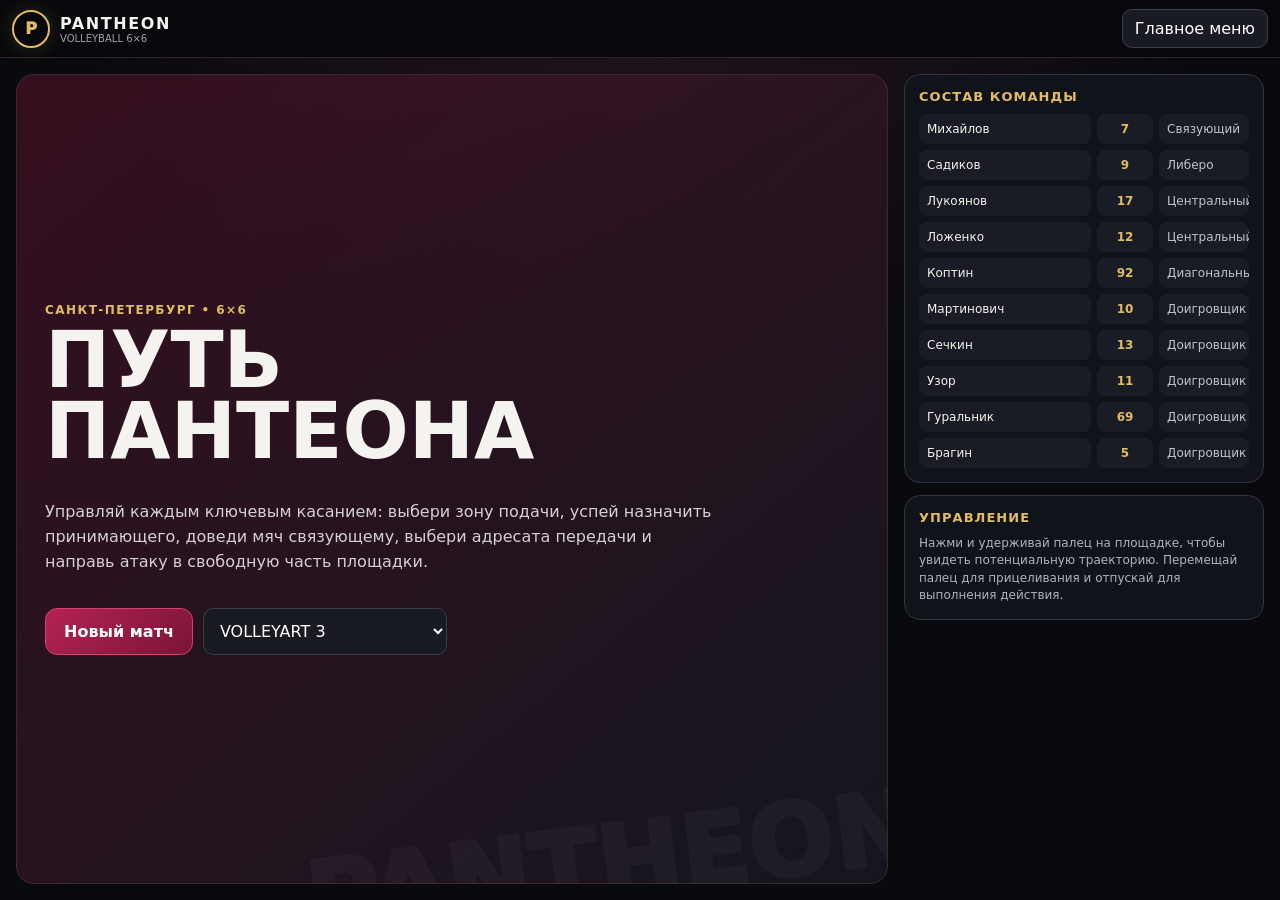
<file: pantheon_volleyball_v2.html>
<!doctype html>
<html lang="ru">
<head>
<meta charset="utf-8">
<meta name="viewport" content="width=device-width,initial-scale=1,maximum-scale=1,user-scalable=no">
<title>Пантеон — Volleyball 6×6</title>
<style>
:root{
  --bg:#090a0e;--panel:#12141b;--panel2:#1a1d27;--wine:#7a1535;--wine2:#b52255;
  --gold:#e2bc63;--text:#f5f3ef;--muted:#9ea3ad;--line:#343947;--good:#59d48a;
}
*{box-sizing:border-box}
html,body{margin:0;height:100%;overflow:hidden;background:var(--bg);color:var(--text);font-family:Inter,system-ui,-apple-system,Segoe UI,Arial,sans-serif}
button,select{font:inherit}
button{cursor:pointer}
#app{height:100%;display:flex;flex-direction:column;background:radial-gradient(circle at 50% -20%,#2b1520 0,#090a0e 48%)}
header{height:58px;flex:0 0 58px;display:flex;align-items:center;justify-content:space-between;padding:0 12px;background:rgba(7,8,12,.94);border-bottom:1px solid #31232a;z-index:20}
.brand{display:flex;align-items:center;gap:10px}.crest{width:38px;height:38px;border-radius:50%;border:2px solid var(--gold);display:grid;place-items:center;font-weight:1000;color:var(--gold);box-shadow:0 0 22px #d7ad4b33}
.brand b{letter-spacing:.1em}.brand small{display:block;color:var(--muted);font-size:10px}
.hbtn{background:#191b23;color:white;border:1px solid #3b3e49;border-radius:10px;padding:9px 12px}
main{flex:1;min-height:0;position:relative}
.screen{display:none;height:100%}.screen.active{display:flex}
#menu{padding:16px;gap:16px;overflow:auto}
.hero{flex:1;border:1px solid #3d2932;border-radius:18px;padding:28px;display:flex;flex-direction:column;justify-content:center;background:linear-gradient(140deg,#5d142d88,#151720ee);position:relative;overflow:hidden}
.hero:after{content:"PANTHEON";position:absolute;right:-30px;bottom:-40px;font-size:100px;font-weight:1000;color:#ffffff08;transform:rotate(-7deg)}
.hero h1{font-size:clamp(38px,7vw,78px);line-height:.92;margin:8px 0 16px;text-transform:uppercase}
.hero p{max-width:680px;color:#d6d0d4;line-height:1.55}
.menuActions{display:flex;gap:10px;flex-wrap:wrap;margin-top:18px}
.primary{background:linear-gradient(135deg,var(--wine2),var(--wine));border:1px solid #d14172;color:white;border-radius:12px;padding:13px 18px;font-weight:900}
.gold{background:linear-gradient(135deg,#e1c170,#a77723);color:#171109;border:none;border-radius:12px;padding:13px 18px;font-weight:1000}
.sidebar{width:360px;display:flex;flex-direction:column;gap:12px}
.card{background:#12141bee;border:1px solid #313542;border-radius:16px;padding:14px}
.card h3{margin:0 0 10px;color:var(--gold);font-size:13px;letter-spacing:.08em;text-transform:uppercase}
.list{display:grid;grid-template-columns:1fr 56px 90px;gap:6px;font-size:12px;max-height:360px;overflow:auto}
.cell{background:#191c24;padding:8px;border-radius:8px}.num{text-align:center;color:var(--gold);font-weight:900}.role{color:#bfc4cd}
#selection{padding:12px;gap:12px;overflow:auto}
.selectionLeft{flex:1;display:flex;flex-direction:column;gap:12px}
.selectionRight{width:360px;display:flex;flex-direction:column;gap:12px}
.sectionTitle{display:flex;justify-content:space-between;align-items:center}
.sectionTitle h2{margin:0}
.courtSelect{flex:1;min-height:420px;border-radius:18px;border:1px solid #3c414e;background:linear-gradient(#182032,#0f121a);position:relative;overflow:hidden}
.courtFloor{position:absolute;left:8%;right:8%;top:10%;bottom:10%;background:#ce7d40;clip-path:polygon(18% 0,82% 0,100% 100%,0 100%);border:3px solid #fff2d7}
.netLine{position:absolute;left:20%;right:20%;top:49%;height:4px;background:#eee;box-shadow:0 0 0 1px #111}
.zone{position:absolute;width:30%;height:24%;border:1px dashed #ffffff33;display:flex;align-items:center;justify-content:center;color:#ffffff44;font-weight:900}
.z4{left:8%;top:52%}.z3{left:35%;top:52%}.z2{right:8%;top:52%}.z5{left:8%;bottom:7%}.z6{left:35%;bottom:7%}.z1{right:8%;bottom:7%}
.slot{width:86px;min-height:70px;border-radius:12px;background:#11151de8;border:2px solid #5f6471;display:flex;flex-direction:column;align-items:center;justify-content:center;gap:2px;padding:6px;text-align:center;user-select:none}
.slot b{font-size:13px}.slot small{font-size:10px;color:#b9bec8}.slot .jersey{font-size:22px;color:var(--gold);font-weight:1000}
.zone .slot{position:relative;z-index:3}
.benchGrid,.rosterGrid{display:grid;grid-template-columns:1fr;gap:7px}
.playerCard{display:grid;grid-template-columns:44px 1fr auto;gap:9px;align-items:center;background:#181b24;border:1px solid #343846;border-radius:11px;padding:9px}
.playerCard.selected{border-color:var(--gold);box-shadow:0 0 0 1px var(--gold) inset}
.avatar{width:38px;height:38px;border-radius:50%;background:linear-gradient(135deg,var(--wine2),#17181f);display:grid;place-items:center;font-weight:1000}
.playerCard small{color:var(--muted)}
.tag{font-size:10px;padding:4px 7px;border-radius:99px;background:#2a2e39;color:#cfd3da}
#game{flex-direction:column}
.scorebar{height:66px;flex:0 0 66px;display:grid;grid-template-columns:1fr auto 1fr;align-items:center;padding:8px 12px;background:#0f1117;border-bottom:1px solid #2e323e}
.scoreName{font-weight:1000;text-transform:uppercase;letter-spacing:.06em}.scoreName.right{text-align:right}.scoreNums{display:flex;align-items:center;gap:12px}.scoreNums b{font-size:30px;min-width:36px;text-align:center}
#gameArea{flex:1;min-height:0;position:relative;background:#10131a}
canvas{width:100%;height:100%;display:block;touch-action:none}
#instruction{position:absolute;top:12px;left:50%;transform:translateX(-50%);background:#0a0c11dd;border:1px solid #4a4f5c;border-radius:12px;padding:9px 13px;font-weight:900;text-align:center;min-width:260px;pointer-events:none}
#phaseChip{position:absolute;top:12px;left:12px;background:#7a1535dd;border:1px solid #c83b6a;border-radius:10px;padding:8px 10px;font-size:11px;font-weight:1000;text-transform:uppercase}
#subBtn{position:absolute;top:12px;right:12px}
#aimInfo{position:absolute;bottom:14px;left:50%;transform:translateX(-50%);background:#0b0d12e8;border:1px solid #3d424f;border-radius:14px;padding:10px 14px;text-align:center;min-width:280px}
#aimInfo b{color:var(--gold)}
#benchPanel{position:absolute;right:8px;bottom:8px;width:190px;background:#0b0d12e8;border:1px solid #3b404d;border-radius:14px;padding:8px}
.benchMini{display:flex;gap:5px;flex-wrap:wrap}.benchMini span{font-size:10px;background:#1c2029;border-radius:8px;padding:5px 6px}
#modal{position:absolute;inset:0;background:#050609cc;display:none;align-items:center;justify-content:center;z-index:40;padding:16px}
#modal.show{display:flex}
.modalBox{width:min(680px,100%);max-height:90%;overflow:auto;background:#13161e;border:1px solid #4a4f5d;border-radius:18px;padding:18px}
.modalBox h2{margin-top:0}.subGrid{display:grid;grid-template-columns:1fr 1fr;gap:12px}
.subList{display:flex;flex-direction:column;gap:7px}
.subItem{background:#1a1e27;border:1px solid #353a47;border-radius:10px;padding:10px;display:flex;justify-content:space-between;align-items:center}
.subItem.active{border-color:var(--gold)}
.footerActions{display:flex;justify-content:flex-end;gap:8px;margin-top:14px}
.notice{color:#aeb4bf;font-size:12px;line-height:1.45}
@media(max-width:850px){
 #menu,#selection{flex-direction:column}.sidebar,.selectionRight{width:100%}.hero{min-height:420px}
 .courtSelect{min-height:500px}.slot{width:72px;min-height:62px}.slot b{font-size:11px}
 #benchPanel{display:none}.subGrid{grid-template-columns:1fr}.scoreName{font-size:11px}
 #instruction{top:50px;min-width:220px;font-size:12px}.scorebar{height:58px;flex-basis:58px}
}
</style>
</head>
<body>
<div id="app">
<header>
  <div class="brand"><div class="crest">P</div><div><b>PANTHEON</b><small>VOLLEYBALL 6×6</small></div></div>
  <div><button class="hbtn" id="homeBtn">Главное меню</button></div>
</header>
<main>
<section id="menu" class="screen active">
  <div class="hero">
    <div style="color:var(--gold);font-size:12px;font-weight:900;letter-spacing:.12em">САНКТ-ПЕТЕРБУРГ • 6×6</div>
    <h1>Путь<br>Пантеона</h1>
    <p>Управляй каждым ключевым касанием: выбери зону подачи, успей назначить принимающего, доведи мяч связующему, выбери адресата передачи и направь атаку в свободную часть площадки.</p>
    <div class="menuActions">
      <button class="primary" id="newMatchBtn">Новый матч</button>
      <select class="hbtn" id="oppSelect"></select>
    </div>
  </div>
  <div class="sidebar">
    <div class="card"><h3>Состав команды</h3><div class="list" id="fullRoster"></div></div>
    <div class="card"><h3>Управление</h3><div class="notice">Нажми и удерживай палец на площадке, чтобы увидеть потенциальную траекторию. Перемещай палец для прицеливания и отпускай для выполнения действия.</div></div>
  </div>
</section>

<section id="selection" class="screen">
  <div class="selectionLeft">
    <div class="sectionTitle"><div><h2>Состав и расстановка</h2><div class="notice">На площадке 6 игроков. Либеро автоматически меняет центральных на задней линии.</div></div><button class="gold" id="autoLineupBtn">Оптимальный состав</button></div>
    <div class="courtSelect">
      <div class="courtFloor"></div><div class="netLine"></div>
      <div class="zone z4" data-zone="4">4</div><div class="zone z3" data-zone="3">3</div><div class="zone z2" data-zone="2">2</div>
      <div class="zone z5" data-zone="5">5</div><div class="zone z6" data-zone="6">6</div><div class="zone z1" data-zone="1">1</div>
    </div>
  </div>
  <div class="selectionRight">
    <div class="card"><h3>Игроки</h3><div class="rosterGrid" id="selectRoster"></div></div>
    <div class="card"><h3>Скамейка</h3><div class="benchGrid" id="benchRoster"></div></div>
    <button class="primary" id="startGameBtn">Начать матч</button>
  </div>
</section>

<section id="game" class="screen">
  <div class="scorebar">
    <div><div class="scoreName">Пантеон</div><small id="rotationText">Расстановка 1</small></div>
    <div class="scoreNums"><b id="sa">0</b><span>:</span><b id="sb">0</b></div>
    <div><div class="scoreName right" id="oppName">Соперник</div><small style="display:block;text-align:right">сет до 15</small></div>
  </div>
  <div id="gameArea">
    <canvas id="court"></canvas>
    <div id="phaseChip">Подача</div>
    <div id="instruction">Удерживайте палец на стороне соперника</div>
    <button class="hbtn" id="subBtn">Замена</button>
    <div id="aimInfo">Цель: <b id="aimTarget">не выбрана</b></div>
    <div id="benchPanel"><div class="notice" style="margin-bottom:5px">Скамейка</div><div class="benchMini" id="benchMini"></div></div>
    <div id="modal"><div class="modalBox">
      <h2>Замена</h2>
      <div class="notice">Выберите игрока на площадке и запасного. Либеро меняется автоматически и не расходует обычную замену.</div>
      <div class="subGrid">
        <div><h3>На площадке</h3><div class="subList" id="courtSubs"></div></div>
        <div><h3>Скамейка</h3><div class="subList" id="benchSubs"></div></div>
      </div>
      <div class="footerActions"><button class="hbtn" id="cancelSub">Отмена</button><button class="primary" id="confirmSub">Подтвердить</button></div>
    </div></div>
  </div>
</section>
</main>
</div>

<script>
"use strict";
const players=[
{id:"mih",name:"Михайлов",n:7,role:"Связующий"},
{id:"sad",name:"Садиков",n:9,role:"Либеро"},
{id:"luk",name:"Лукоянов",n:17,role:"Центральный"},
{id:"loz",name:"Ложенко",n:12,role:"Центральный"},
{id:"kop",name:"Коптин",n:92,role:"Диагональный"},
{id:"mar",name:"Мартинович",n:10,role:"Доигровщик"},
{id:"sec",name:"Сечкин",n:13,role:"Доигровщик"},
{id:"uzo",name:"Узор",n:11,role:"Доигровщик"},
{id:"gur",name:"Гуральник",n:69,role:"Доигровщик"},
{id:"bra",name:"Брагин",n:5,role:"Доигровщик"}
];
const opponents=["VOLLEYART 3","ANTIFIRE","Дом молодёжи Атлант","На easy","Valencia Spike","Дикари","VolleySert","Next Gen","Газпром ЦПС","Надежда М (Прометей)","ЛУЧ","SkyNet","Длань","Виллози","Ладога","Армагедец"];
const defaultLineup={1:"mih",2:"kop",3:"luk",4:"mar",5:"sec",6:"loz"};
let lineup={...defaultLineup}, selectedRosterId=null, currentOpponent=opponents[0];
const $=id=>document.getElementById(id);
function show(id){document.querySelectorAll(".screen").forEach(s=>s.classList.remove("active"));$(id).classList.add("active");if(id==="game"){resize();resetMatch();requestAnimationFrame(loop)}}
function pBy(id){return players.find(p=>p.id===id)}
function benchIds(){const active=Object.values(lineup);return players.filter(p=>!active.includes(p.id)&&p.role!=="Либеро").map(p=>p.id)}
function displayRoster(){
 $("fullRoster").innerHTML=players.map(p=>`<div class="cell">${p.name}</div><div class="cell num">${p.n}</div><div class="cell role">${p.role}</div>`).join("");
 $("oppSelect").innerHTML=opponents.map((o,i)=>`<option value="${i}">${o}</option>`).join("");
}
function renderSelection(){
 document.querySelectorAll(".zone").forEach(z=>{
   const id=lineup[z.dataset.zone],p=id?pBy(id):null;
   z.innerHTML=p?`<div class="slot" data-zone="${z.dataset.zone}"><div class="jersey">${p.n}</div><b>${p.name}</b><small>${p.role}</small></div>`:z.dataset.zone;
 });
 const active=Object.values(lineup);
 $("selectRoster").innerHTML=players.map(p=>`<div class="playerCard ${active.includes(p.id)?"selected":""}" data-id="${p.id}">
   <div class="avatar">${p.n}</div><div><b>${p.name}</b><br><small>${p.role}</small></div><span class="tag">${active.includes(p.id)?"На площадке":p.role==="Либеро"?"Либеро":"Выбрать"}</span></div>`).join("");
 const bench=players.filter(p=>!active.includes(p.id));
 $("benchRoster").innerHTML=bench.map(p=>`<div class="playerCard"><div class="avatar">${p.n}</div><div><b>${p.name}</b><br><small>${p.role}</small></div><span class="tag">${p.role==="Либеро"?"Автозамена":"Скамейка"}</span></div>`).join("");
 document.querySelectorAll("#selectRoster .playerCard").forEach(c=>c.onclick=()=>{selectedRosterId=c.dataset.id});
 document.querySelectorAll(".zone").forEach(z=>z.onclick=()=>{
   if(!selectedRosterId)return;
   const p=pBy(selectedRosterId);
   if(p.role==="Либеро")return alert("Либеро выходит автоматически вместо центральных на задней линии.");
   const existingZone=Object.keys(lineup).find(k=>lineup[k]===selectedRosterId);
   const target=z.dataset.zone;
   if(existingZone){const tmp=lineup[target];lineup[target]=selectedRosterId;lineup[existingZone]=tmp}
   else lineup[target]=selectedRosterId;
   selectedRosterId=null;renderSelection();
 });
}
$("autoLineupBtn").onclick=()=>{lineup={...defaultLineup};renderSelection()};
$("newMatchBtn").onclick=()=>{currentOpponent=opponents[+$("oppSelect").value];show("selection");renderSelection()};
$("startGameBtn").onclick=()=>{
 const ids=Object.values(lineup);
 if(ids.length!==6||new Set(ids).size!==6)return alert("На площадке должны находиться 6 разных игроков.");
 if(!ids.includes("mih")||!ids.includes("kop")||!ids.includes("luk")||!ids.includes("loz"))return alert("В стартовом составе должны быть связующий, диагональный и два центральных.");
 $("oppName").textContent=currentOpponent;show("game");
};
$("homeBtn").onclick=()=>show("menu");

const canvas=$("court"),ctx=canvas.getContext("2d");
let W=0,H=0,DPR=1,last=0;
function resize(){DPR=Math.min(2,window.devicePixelRatio||1);W=canvas.clientWidth;H=canvas.clientHeight;canvas.width=W*DPR;canvas.height=H*DPR;ctx.setTransform(DPR,0,0,DPR,0,0)}
addEventListener("resize",resize);

const game={
running:false,phase:"serveAim",scoreA:0,scoreB:0,rotation:0,
aiming:false,aimStart:0,pointer:{x:0,y:0},target:null,
ball:{x:0,y:0,z:0,from:null,to:null,t:0,dur:1,active:false,next:null},
our:[],opp:[],selectedPlayer:null,setterTarget:null,attacker:null,
subOut:null,subIn:null,messageTimer:0
};
const posOur=[
{x:.24,y:.73},{x:.50,y:.69},{x:.76,y:.73},
{x:.30,y:.88},{x:.50,y:.84},{x:.70,y:.88}
];
const posOpp=[
{x:.30,y:.27},{x:.50,y:.31},{x:.70,y:.27},
{x:.24,y:.12},{x:.50,y:.16},{x:.76,y:.12}
];
function resetMatch(){
 game.running=true;game.phase="serveAim";game.scoreA=0;game.scoreB=0;game.rotation=0;game.aiming=false;
 $("sa").textContent=0;$("sb").textContent=0;buildTeams();setPhase("serveAim");
}
function buildTeams(){
 game.our=Object.keys(lineup).map((z,i)=>({team:"our",zone:+z,id:lineup[z],...pBy(lineup[z]),x:posOur[i].x,y:posOur[i].y,tx:posOur[i].x,ty:posOur[i].y}));
 game.opp=Array.from({length:6},(_,i)=>({team:"opp",id:"o"+i,name:"Соперник",n:i+1,x:posOpp[i].x,y:posOpp[i].y,tx:posOpp[i].x,ty:posOpp[i].y}));
 renderBenchMini();
}
function renderBenchMini(){
 const ids=benchIds();$("benchMini").innerHTML=[...ids,"sad"].map(id=>{const p=pBy(id);return `<span>№${p.n} ${p.name}</span>`}).join("");
}
function setPhase(ph){
 game.phase=ph;
 const map={
 serveAim:["Подача","Удерживайте палец на стороне соперника"],
 opponent:["Розыгрыш соперника","Следите за атакой соперника"],
 chooseReceiver:["Защита","Быстро выберите ближайшего игрока"],
 receiveAim:["Доводка","Удерживайте палец в зоне связующего"],
 setPause:["Связующий","Выберите игрока для передачи"],
 setAim:["Передача","Удерживайте палец у выбранного нападающего"],
 attackPause:["Атака","Выберите атакующего"],
 attackAim:["Атака","Удерживайте палец на стороне соперника"]
 };
 $("phaseChip").textContent=map[ph][0];$("instruction").textContent=map[ph][1];
 $("aimTarget").textContent="не выбрана";
}
function mapPoint(nx,ny){
 const topY=H*.07,bottomY=H*.95,topL=W*.31,topR=W*.69,botL=W*.07,botR=W*.93;
 const y=topY+(bottomY-topY)*ny;
 const t=ny;
 const l=topL+(botL-topL)*t,r=topR+(botR-topR)*t;
 return{x:l+(r-l)*nx,y};
}
function invPoint(x,y){
 const topY=H*.07,bottomY=H*.95;
 const ny=Math.max(0,Math.min(1,(y-topY)/(bottomY-topY)));
 const l=W*.31+(W*.07-W*.31)*ny,r=W*.69+(W*.93-W*.69)*ny;
 return{x:Math.max(0,Math.min(1,(x-l)/(r-l))),y:ny};
}
function drawCourt(){
 ctx.clearRect(0,0,W,H);
 const g=ctx.createLinearGradient(0,0,0,H);g.addColorStop(0,"#1f2d3b");g.addColorStop(.28,"#183348");g.addColorStop(.29,"#bd6c35");g.addColorStop(1,"#e2954e");ctx.fillStyle=g;ctx.fillRect(0,0,W,H);
 // walls and stands
 ctx.fillStyle="#152b3b";ctx.fillRect(0,0,W,H*.23);
 ctx.fillStyle="#253b4a";for(let i=0;i<10;i++)ctx.fillRect(i*W/10+6,H*.05,3,H*.14);
 // court polygon
 const A=mapPoint(0,0),B=mapPoint(1,0),C=mapPoint(1,1),D=mapPoint(0,1);
 ctx.fillStyle="#d78443";ctx.beginPath();ctx.moveTo(A.x,A.y);ctx.lineTo(B.x,B.y);ctx.lineTo(C.x,C.y);ctx.lineTo(D.x,D.y);ctx.closePath();ctx.fill();
 ctx.strokeStyle="#fff3db";ctx.lineWidth=3;ctx.stroke();
 // center/net and attack lines
 [0.5,0.34,0.66].forEach((ny,i)=>{const l=mapPoint(0,ny),r=mapPoint(1,ny);ctx.strokeStyle=i===0?"#f7f7f7":"#fff2d7";ctx.lineWidth=i===0?4:2;ctx.beginPath();ctx.moveTo(l.x,l.y);ctx.lineTo(r.x,r.y);ctx.stroke()});
 // side lines and net posts
 const nl=mapPoint(0,.5),nr=mapPoint(1,.5);ctx.strokeStyle="#d5d8de";ctx.lineWidth=5;ctx.beginPath();ctx.moveTo(nl.x-6,nl.y+40);ctx.lineTo(nl.x-6,nl.y-45);ctx.moveTo(nr.x+6,nr.y+40);ctx.lineTo(nr.x+6,nr.y-45);ctx.stroke();
 for(let x=nl.x;x<nr.x;x+=15){ctx.strokeStyle="#ffffff66";ctx.lineWidth=1;ctx.beginPath();ctx.moveTo(x,nl.y-33);ctx.lineTo(x,nl.y);ctx.stroke()}
}
function drawPlayer(p,ours){
 const q=mapPoint(p.x,p.y),scale=.55+p.y*.8;
 ctx.save();ctx.translate(q.x,q.y);
 ctx.fillStyle="#00000035";ctx.beginPath();ctx.ellipse(0,9,16*scale,6*scale,0,0,Math.PI*2);ctx.fill();
 const selected=game.selectedPlayer&&game.selectedPlayer.id===p.id;
 if(selected){ctx.strokeStyle="#ffd66f";ctx.lineWidth=4;ctx.beginPath();ctx.arc(0,-17*scale,24*scale,0,Math.PI*2);ctx.stroke()}
 ctx.fillStyle=ours?"#171922":"#ececef";ctx.fillRect(-11*scale,-32*scale,22*scale,29*scale);
 ctx.fillStyle=ours?"#8b1740":"#3368aa";ctx.fillRect(-11*scale,-23*scale,22*scale,12*scale);
 ctx.fillStyle="#d7a77c";ctx.beginPath();ctx.arc(0,-40*scale,7*scale,0,Math.PI*2);ctx.fill();
 ctx.fillStyle="#f5e1c5";ctx.font=`bold ${10*scale}px system-ui`;ctx.textAlign="center";ctx.fillText(p.n,0,-13*scale);
 if(ours){ctx.fillStyle="#fff";ctx.font=`${8*scale}px system-ui`;ctx.fillText(p.name,0,8*scale)}
 ctx.restore();
}
function drawBall(){
 let x,y,z=0;
 if(game.ball.active){
  const a=game.ball.from,b=game.ball.to,t=game.ball.t;
  x=a.x+(b.x-a.x)*t;y=a.y+(b.y-a.y)*t;z=Math.sin(Math.PI*t)*game.ball.z;
 }else if(game.target){x=game.target.x;y=game.target.y}else{x=.82;y=.91}
 const q=mapPoint(x,y),scale=.6+y*.7;
 ctx.fillStyle="#fff4a8";ctx.strokeStyle="#755b1c";ctx.lineWidth=1.5;ctx.beginPath();ctx.arc(q.x,q.y-z,8*scale,0,Math.PI*2);ctx.fill();ctx.stroke();
}
function drawAim(){
 if(!game.aiming||!game.target)return;
 let from;
 if(game.phase==="serveAim")from={x:.83,y:.98};
 else if(game.phase==="receiveAim")from={x:game.selectedPlayer.x,y:game.selectedPlayer.y};
 else if(game.phase==="setAim")from={x:.5,y:.67};
 else if(game.phase==="attackAim")from={x:game.attacker.x,y:game.attacker.y};
 else return;
 const a=mapPoint(from.x,from.y),b=mapPoint(game.target.x,game.target.y);
 ctx.setLineDash([9,8]);ctx.strokeStyle="#f6dc74";ctx.lineWidth=3;ctx.beginPath();
 const cx=(a.x+b.x)/2,cy=Math.min(a.y,b.y)-90;
 ctx.moveTo(a.x,a.y);ctx.quadraticCurveTo(cx,cy,b.x,b.y);ctx.stroke();ctx.setLineDash([]);
 ctx.fillStyle="#f6dc7433";ctx.strokeStyle="#f6dc74";ctx.beginPath();ctx.arc(b.x,b.y,25,0,Math.PI*2);ctx.fill();ctx.stroke();
}
function fly(from,to,dur,z,next){
 game.ball={from:{...from},to:{...to},t:0,dur,z,active:true,next};
}
function nearestOur(pt){
 return game.our.reduce((best,p)=>Math.hypot(p.x-pt.x,p.y-pt.y)<Math.hypot(best.x-pt.x,best.y-pt.y)?p:best,game.our[0]);
}
function point(us,msg){
 if(us)game.scoreA++;else game.scoreB++;
 $("sa").textContent=game.scoreA;$("sb").textContent=game.scoreB;$("instruction").textContent=msg;
 if((game.scoreA>=15||game.scoreB>=15)&&Math.abs(game.scoreA-game.scoreB)>=2){setTimeout(()=>alert((game.scoreA>game.scoreB?"Победа Пантеона!":"Поражение")+` ${game.scoreA}:${game.scoreB}`),150);game.running=false;return}
 setTimeout(()=>{setPhase(us?"serveAim":"opponent");if(!us)startOpponentRally()},700);
}
function startOpponentRally(){
 setPhase("opponent");
 const r1=game.opp[4],r2=game.opp[1],r3=game.opp[Math.floor(Math.random()*3)];
 fly({x:.18,y:.96},{x:r1.x,y:r1.y},.7,90,()=>{
   fly({x:r1.x,y:r1.y},{x:r2.x,y:r2.y},.55,70,()=>{
     fly({x:r2.x,y:r2.y},{x:r3.x,y:r3.y},.55,80,()=>{
       const target={x:.17+Math.random()*.66,y:.58+Math.random()*.35};
       game.target=target;
       fly({x:r3.x,y:r3.y},target,.65,100,()=>{
         setPhase("chooseReceiver");
         game.ball.active=false;
         game.target=target;
       });
     });
   });
 });
}
function pointerToTarget(e){const r=canvas.getBoundingClientRect();return invPoint(e.clientX-r.left,e.clientY-r.top)}
canvas.addEventListener("pointerdown",e=>{
 if(!game.running)return;
 const pt=pointerToTarget(e);
 if(game.phase==="chooseReceiver"){
   const q={x:e.offsetX,y:e.offsetY};let best=null,bd=1e9;
   game.our.forEach(p=>{const s=mapPoint(p.x,p.y),d=Math.hypot(s.x-q.x,s.y-q.y);if(d<bd){bd=d;best=p}});
   if(best&&bd<55){game.selectedPlayer=best;setPhase("receiveAim");$("instruction").textContent=`Выбран ${best.name}. Доведите мяч связующему`;return}
 }
 if(game.phase==="setPause"){
   let best=null,bd=1e9;game.our.forEach(p=>{if(p.role==="Связующий")return;const s=mapPoint(p.x,p.y),d=Math.hypot(s.x-e.offsetX,s.y-e.offsetY);if(d<bd){bd=d;best=p}});
   if(best&&bd<65){game.attacker=best;setPhase("setAim");$("instruction").textContent=`Пас на ${best.name}. Удерживайте у точки атаки`;return}
 }
 if(game.phase==="attackPause"){
   let best=null,bd=1e9;game.our.forEach(p=>{const s=mapPoint(p.x,p.y),d=Math.hypot(s.x-e.offsetX,s.y-e.offsetY);if(d<bd){bd=d;best=p}});
   if(best&&bd<70){game.attacker=best;setPhase("attackAim");$("instruction").textContent=`Атакует ${best.name}. Выберите зону`;return}
 }
 if(["serveAim","receiveAim","setAim","attackAim"].includes(game.phase)){
   game.aiming=true;game.aimStart=performance.now();game.target=pt;$("aimTarget").textContent=`${Math.round(pt.x*100)} / ${Math.round(pt.y*100)}`;canvas.setPointerCapture(e.pointerId);
 }
});
canvas.addEventListener("pointermove",e=>{if(game.aiming){game.target=pointerToTarget(e);$("aimTarget").textContent=`${Math.round(game.target.x*100)} / ${Math.round(game.target.y*100)}`}});
canvas.addEventListener("pointerup",e=>{
 if(!game.aiming)return;game.aiming=false;
 const hold=Math.min(1.4,(performance.now()-game.aimStart)/1000),power=Math.min(1,hold/.85),target={...game.target};
 if(game.phase==="serveAim"){
   if(target.y>.5){$("instruction").textContent="Цель должна быть на стороне соперника";return}
   fly({x:.83,y:.98},target,.75-.2*power,130,()=>{if(Math.random()<.18+.25*power){point(true,"Эйс!")}else startOpponentRally()});
 }else if(game.phase==="receiveAim"){
   const setter=game.our.find(p=>p.role==="Связующий"),ideal={x:setter.x,y:setter.y};
   const err=Math.hypot(target.x-ideal.x,target.y-ideal.y);
   fly(game.target,target,.45,55,()=>{if(err<.28){game.ball.active=false;game.target={x:setter.x,y:setter.y};setPhase("setPause")}else if(Math.random()<.55){game.ball.active=false;game.target={x:setter.x,y:setter.y};setPhase("setPause");$("instruction").textContent="Неточная доводка, но мяч у связующего"}else point(false,"Ошибка на приёме")});
 }else if(game.phase==="setAim"){
   const from={x:.5,y:.67},to={x:game.attacker.x,y:Math.max(.54,game.attacker.y-.08)};
   fly(from,to,.55,75,()=>{game.ball.active=false;game.target=to;setPhase("attackPause");game.selectedPlayer=game.attacker});
 }else if(game.phase==="attackAim"){
   if(target.y>.5){$("instruction").textContent="Атакуйте на сторону соперника";return}
   const from={x:game.attacker.x,y:Math.max(.54,game.attacker.y-.08)};
   fly(from,target,.55-.12*power,115,()=>{const defended=Math.random()<.42-power*.18;if(defended)startOpponentRally();else point(true,"Атака Пантеона — очко!")});
 }
});
function update(dt){
 game.our.forEach(p=>{p.x+=(p.tx-p.x)*Math.min(1,dt*5);p.y+=(p.ty-p.y)*Math.min(1,dt*5)});
 if(game.ball.active){game.ball.t+=dt/game.ball.dur;if(game.ball.t>=1){game.ball.t=1;game.ball.active=false;const n=game.ball.next;game.ball.next=null;if(n)n()}}
}
function loop(t){const dt=Math.min(.035,(t-last)/1000||0);last=t;if($("game").classList.contains("active")){update(dt);drawCourt();[...game.opp].sort((a,b)=>a.y-b.y).forEach(p=>drawPlayer(p,false));[...game.our].sort((a,b)=>a.y-b.y).forEach(p=>drawPlayer(p,true));drawAim();drawBall();requestAnimationFrame(loop)}}
$("subBtn").onclick=()=>{if(game.ball.active)return;$("modal").classList.add("show");renderSubs()};
$("cancelSub").onclick=()=>{$("modal").classList.remove("show");game.subOut=game.subIn=null};
function renderSubs(){
 $("courtSubs").innerHTML=game.our.map(p=>`<div class="subItem ${game.subOut===p.id?"active":""}" data-id="${p.id}"><span>№${p.n} ${p.name}</span><small>${p.role}</small></div>`).join("");
 const ids=benchIds();$("benchSubs").innerHTML=ids.map(id=>{const p=pBy(id);return `<div class="subItem ${game.subIn===p.id?"active":""}" data-id="${p.id}"><span>№${p.n} ${p.name}</span><small>${p.role}</small></div>`}).join("");
 document.querySelectorAll("#courtSubs .subItem").forEach(x=>x.onclick=()=>{game.subOut=x.dataset.id;renderSubs()});
 document.querySelectorAll("#benchSubs .subItem").forEach(x=>x.onclick=()=>{game.subIn=x.dataset.id;renderSubs()});
}
$("confirmSub").onclick=()=>{
 if(!game.subOut||!game.subIn)return alert("Выберите обоих игроков.");
 const out=pBy(game.subOut),inn=pBy(game.subIn);
 if(out.role!==inn.role&&!(out.role==="Доигровщик"&&inn.role==="Доигровщик"))return alert("В этой версии разрешены замены игроков одного амплуа.");
 const z=Object.keys(lineup).find(k=>lineup[k]===game.subOut);lineup[z]=game.subIn;
 buildTeams();$("modal").classList.remove("show");game.subOut=game.subIn=null;
};
displayRoster();renderSelection();resize();
</script>
</body>
</html>
</file>
<file: styles.css>
:root {
  --ink: #090909;
  --paper: #f3efe7;
  --cream: #e8e0d1;
  --burgundy: #7d1019;
  --burgundy-dark: #3d070b;
  --gold: #d8b563;
  --muted: #8b877f;
}

* { box-sizing: border-box; }
html { scroll-behavior: smooth; }
body { margin: 0; background: var(--ink); color: var(--paper); font-family: "Manrope", Arial, sans-serif; font-optical-sizing: auto; }
a { color: inherit; text-decoration: none; }
button { font: inherit; }
h1, h2, h3, .brand, .header-cta, .button, .season-pill { font-family: "Unbounded", "Manrope", sans-serif; }
.hero-image, .season-story > img, .cup-photo > img, .player-photo > img, .life-gallery figure > img, .coach-photo > img { position: absolute; inset: 0; width: 100%; height: 100%; }

.site-header {
  position: fixed; inset: 0 0 auto; z-index: 50; height: 76px; padding: 0 clamp(22px, 4vw, 64px);
  display: flex; align-items: center; justify-content: space-between; gap: 28px;
  background: linear-gradient(180deg, rgba(5,5,5,.88), rgba(5,5,5,.4), transparent);
  color: white;
}
.brand { display: flex; align-items: center; gap: 11px; font-weight: 850; letter-spacing: .12em; font-size: 15px; }
.brand-mark { display: grid; place-items: center; width: 34px; height: 34px; border: 1px solid var(--gold); color: var(--gold); font-family: "Unbounded", sans-serif; font-size: 16px; font-weight: 700; }
.site-header nav { display: flex; gap: clamp(18px, 3vw, 42px); font-size: 13px; font-weight: 700; text-transform: uppercase; letter-spacing: .08em; }
.site-header nav a { opacity: .78; transition: .2s ease; }
.site-header nav a:hover, .site-header nav a:focus-visible { opacity: 1; color: var(--gold); }
.header-cta { border: 1px solid rgba(216,181,99,.65); padding: 10px 16px; font-size: 11px; letter-spacing: .14em; text-transform: uppercase; }

.hero { position: relative; min-height: 830px; height: 100svh; overflow: hidden; display: flex; align-items: flex-end; }
.hero-image { object-fit: cover; object-position: center 34%; transform: scale(1.015); }
.hero-shade { position: absolute; inset: 0; background: linear-gradient(90deg, rgba(5,5,5,.94) 0%, rgba(5,5,5,.66) 35%, rgba(5,5,5,.12) 72%), linear-gradient(0deg, rgba(5,5,5,.85), transparent 55%); }
.hero-content { position: relative; z-index: 2; width: 100%; max-width: 1400px; margin: 0 auto; padding: 0 clamp(24px, 7vw, 108px) 152px; }
.eyebrow, .kicker { color: var(--gold); text-transform: uppercase; letter-spacing: .22em; font-size: 11px; font-weight: 800; }
.eyebrow { display: flex; align-items: center; gap: 12px; }
.eyebrow span { width: 34px; height: 1px; background: var(--gold); }
.hero h1 { margin: 20px 0 4px; font-size: clamp(62px, 10.5vw, 154px); line-height: .83; letter-spacing: -.055em; font-weight: 800; }
.hero-slogan { margin: 34px 0 30px; font-family: "Manrope", sans-serif; font-size: clamp(25px, 2.7vw, 42px); line-height: 1.08; font-weight: 500; letter-spacing: -.035em; }
.hero-actions { display: flex; gap: 12px; flex-wrap: wrap; }
.button { min-height: 48px; display: inline-flex; align-items: center; justify-content: center; gap: 24px; padding: 0 22px; text-transform: uppercase; font-size: 11px; font-weight: 900; letter-spacing: .12em; transition: .2s ease; }
.button-gold { background: var(--gold); color: #17120a; }
.button-gold:hover { background: #efd17e; transform: translateY(-2px); }
.button-ghost { border: 1px solid rgba(255,255,255,.36); backdrop-filter: blur(4px); }
.button-ghost:hover { border-color: var(--gold); color: var(--gold); }
.hero-stats { position: absolute; z-index: 2; right: clamp(24px, 6vw, 90px); bottom: 0; display: grid; grid-template-columns: repeat(3, minmax(128px, 1fr)); background: rgba(5,5,5,.82); border-top: 1px solid rgba(216,181,99,.6); backdrop-filter: blur(16px); }
.hero-stats div { padding: 22px 26px; border-right: 1px solid rgba(255,255,255,.12); }
.hero-stats strong { display: block; color: var(--gold); font-family: "Unbounded", sans-serif; font-size: 29px; line-height: 1; }
.hero-stats span { display: block; margin-top: 7px; color: #c9c5bd; font-size: 10px; text-transform: uppercase; letter-spacing: .12em; }

.section { padding: 110px clamp(24px, 7vw, 108px); }
.section-heading { max-width: 1240px; margin: 0 auto 48px; display: flex; align-items: flex-end; justify-content: space-between; gap: 28px; }
.section-heading h2 { margin: 12px 0 0; max-width: 920px; font-size: clamp(42px, 6vw, 78px); line-height: .98; letter-spacing: -.045em; font-weight: 650; }
.calendar { background: var(--paper); color: var(--ink); }
.season-pill { border: 1px solid #c8bda9; padding: 10px 16px; font-size: 11px; }
.next-match-card { position: relative; max-width: 1240px; min-height: 390px; margin: auto; padding: clamp(30px, 5vw, 70px); overflow: hidden; display: grid; grid-template-columns: 1fr 1fr; align-items: center; gap: 20px; background: var(--burgundy); color: white; }
.next-match-card::before { content: "PANTHEON"; position: absolute; right: -42px; bottom: -32px; color: rgba(255,255,255,.045); font-family: "Unbounded", sans-serif; font-weight: 800; font-size: clamp(72px, 12vw, 150px); line-height: .8; letter-spacing: -.05em; }
.next-copy, .matchup, .text-link { position: relative; z-index: 1; }
.next-label { color: var(--gold); text-transform: uppercase; letter-spacing: .16em; font-size: 10px; font-weight: 800; }
.next-copy h3 { margin: 18px 0; font-size: clamp(34px, 3.6vw, 54px); line-height: .98; letter-spacing: -.035em; }
.next-copy .next-venue { max-width: 440px; color: rgba(255,255,255,.72); line-height: 1.7; font-size: 14px; }
.matchup { display: flex; align-items: center; justify-content: center; gap: clamp(18px, 4vw, 52px); }
.team-emblem, .opponent-emblem { width: clamp(94px, 11vw, 148px); aspect-ratio: 1; display: grid; place-items: center; border-radius: 50%; font-family: "Unbounded", sans-serif; font-size: clamp(36px, 5vw, 66px); font-weight: 700; }
.team-emblem { background: #090909; color: var(--gold); border: 3px solid var(--gold); box-shadow: 0 0 0 7px #090909, 0 0 0 8px rgba(216,181,99,.5); }
.opponent-emblem { border: 1px solid rgba(255,255,255,.42); color: white; font-size: clamp(21px, 2.4vw, 32px); }
.versus { display: flex; flex-direction: column; align-items: center; gap: 7px; }
.versus span { color: var(--gold); font-family: "Unbounded", sans-serif; font-weight: 700; font-size: 25px; }
.versus small { width: 86px; text-align: center; color: rgba(255,255,255,.6); font-size: 9px; text-transform: uppercase; letter-spacing: .1em; }
.text-link { position: absolute; right: 28px; bottom: 24px; font-size: 11px; text-transform: uppercase; letter-spacing: .12em; border-bottom: 1px solid rgba(255,255,255,.45); padding-bottom: 4px; }
.schedule-grid { max-width: 1240px; margin: 18px auto 0; display: grid; grid-template-columns: repeat(2, 1fr); border-top: 1px solid #c8bda9; border-left: 1px solid #c8bda9; }
.schedule-card { position: relative; min-height: 220px; padding: 28px; display: grid; grid-template-columns: 1fr auto; grid-template-rows: auto 1fr auto; gap: 26px 20px; border-right: 1px solid #c8bda9; border-bottom: 1px solid #c8bda9; background: rgba(255,255,255,.28); }
.schedule-card.is-next { background: #151515; color: white; border-color: #151515; }
.schedule-date { display: flex; flex-direction: column; gap: 5px; }
.schedule-date strong { font-family: "Unbounded", sans-serif; font-size: 14px; letter-spacing: -.025em; }
.schedule-date span { color: #777167; font-size: 11px; text-transform: uppercase; letter-spacing: .08em; }
.is-next .schedule-date span { color: #9e9a91; }
.home-away { align-self: start; padding: 7px 9px; border: 1px solid #bdb2a0; color: #6f685d; font-size: 9px; font-weight: 800; text-transform: uppercase; letter-spacing: .1em; }
.home-away.home { background: var(--burgundy); border-color: var(--burgundy); color: white; }
.is-next .home-away { border-color: #4b4b4b; color: #bbb7af; }
.schedule-opponent { grid-column: 1 / 3; align-self: end; }
.schedule-opponent small { color: var(--burgundy); font-size: 10px; font-weight: 800; letter-spacing: .12em; }
.is-next .schedule-opponent small { color: var(--gold); }
.schedule-opponent h3 { margin: 8px 0 0; font-size: clamp(20px, 2vw, 29px); line-height: 1.08; letter-spacing: -.035em; }
.schedule-card > p { grid-column: 1 / 3; margin: 0; color: #716b62; font-size: 12px; }
.is-next > p { color: #aaa69e; }
.schedule-note { max-width: 1240px; margin: 18px auto 0; color: #6f695f; font-size: 12px; line-height: 1.6; }

.season-story { position: relative; min-height: 700px; overflow: hidden; display: flex; align-items: center; }
.season-story > img { object-fit: cover; object-position: center 50%; }
.story-overlay { position: absolute; inset: 0; background: linear-gradient(90deg, rgba(7,7,7,.96), rgba(7,7,7,.58) 46%, rgba(7,7,7,.12)), linear-gradient(0deg, rgba(7,7,7,.8), transparent 60%); }
.story-content { position: relative; z-index: 2; width: min(52vw, 720px); margin-left: clamp(24px, 9vw, 140px); padding: 70px 0; }
.story-content h2 { margin: 18px 0 26px; font-size: clamp(48px, 6.3vw, 88px); line-height: .94; letter-spacing: -.045em; }
.story-content > p:last-child { max-width: 520px; color: rgba(255,255,255,.72); line-height: 1.8; font-size: 15px; }
.cup-photo { position: absolute; z-index: 2; right: clamp(24px, 6vw, 92px); top: 9%; bottom: 9%; width: min(31vw, 430px); margin: 0; border: 1px solid rgba(216,181,99,.7); box-shadow: 0 28px 80px rgba(0,0,0,.5); overflow: hidden; }
.cup-photo img { object-fit: cover; object-position: center 38%; }
.cup-photo::after { content: ""; position: absolute; inset: 0; background: linear-gradient(0deg, rgba(5,5,5,.88), transparent 38%); }
.cup-photo figcaption { position: absolute; z-index: 2; left: 22px; right: 22px; bottom: 20px; display: flex; align-items: flex-end; gap: 15px; color: white; }
.cup-photo figcaption strong { color: var(--gold); font-family: "Unbounded", sans-serif; font-size: 42px; line-height: .8; }
.cup-photo figcaption span { font-size: 9px; line-height: 1.55; text-transform: uppercase; letter-spacing: .13em; }

.results { background: #111; }
.results-heading, .team-heading { align-items: center; }
.filters { display: flex; flex-wrap: wrap; gap: 6px; }
.filters button { border: 1px solid #383838; background: transparent; color: #96938e; padding: 9px 14px; cursor: pointer; font-size: 10px; font-weight: 800; letter-spacing: .08em; text-transform: uppercase; transition: .2s; }
.filters button:hover, .filters button:focus-visible { color: white; border-color: #777; }
.filters button.active { background: var(--gold); border-color: var(--gold); color: #16120a; }
.season-summary { max-width: 1240px; margin: 0 auto 26px; display: grid; grid-template-columns: repeat(4, 1fr); border: 1px solid #2d2d2d; }
.season-summary div { padding: 22px 26px; display: flex; align-items: flex-end; justify-content: space-between; border-right: 1px solid #2d2d2d; }
.season-summary div:last-child { border: 0; }
.season-summary span { color: #777; text-transform: uppercase; font-size: 9px; letter-spacing: .12em; }
.season-summary strong { color: var(--gold); font-family: "Unbounded", sans-serif; font-size: 28px; line-height: 1; }
.match-list { max-width: 1240px; margin: auto; border-top: 1px solid #343434; }
.match-row { min-height: 86px; display: grid; grid-template-columns: 54px 120px 1fr 100px; align-items: center; gap: 22px; border-bottom: 1px solid #2b2b2b; transition: background .2s; }
.match-row:hover { background: rgba(255,255,255,.025); }
.result-badge { width: 30px; height: 30px; display: grid; place-items: center; font-size: 9px; font-weight: 900; }
.result-badge.win { background: var(--gold); color: #1a160f; }
.result-badge.loss { border: 1px solid #83343a; color: #c36b72; }
.competition { display: flex; flex-direction: column; gap: 5px; }
.competition strong { font-size: 11px; text-transform: uppercase; letter-spacing: .1em; }
.competition span { color: #706e69; font-size: 10px; }
.teams { display: flex; align-items: center; justify-content: space-between; gap: 20px; font-weight: 700; font-size: 17px; }
.teams span:first-child { color: var(--gold); }
.score { font-family: "Unbounded", sans-serif; font-size: 18px; text-align: right; }
.show-more { display: block; margin: 34px auto 0; border: 1px solid #454545; color: #d3d0c9; background: transparent; padding: 13px 20px; cursor: pointer; text-transform: uppercase; letter-spacing: .1em; font-size: 10px; }

.team { background: var(--paper); color: var(--ink); }
.team-heading > p { color: #6b665d; line-height: 1.6; font-size: 17px; font-weight: 500; letter-spacing: -.02em; }
.role-filters { max-width: 1240px; margin: -18px auto 34px; }
.role-filters button { border-color: #cfc6b8; color: #746f66; }
.player-grid { max-width: 1240px; margin: auto; display: grid; grid-template-columns: repeat(5, 1fr); gap: 14px; }
.player-card { background: white; min-width: 0; }
.player-photo { position: relative; aspect-ratio: .92; overflow: hidden; background: #dbd5ca; }
.player-photo img { object-fit: cover; width: 100%; height: 100%; filter: saturate(.84) contrast(1.05); transition: transform .45s ease, filter .45s ease; }
.player-card:hover .player-photo img { transform: scale(1.045); filter: saturate(1) contrast(1.03); }
.player-number { position: absolute; left: 10px; bottom: -10px; color: rgba(255,255,255,.78); font-size: 62px; line-height: 1; font-weight: 950; letter-spacing: -.08em; text-shadow: 0 2px 18px rgba(0,0,0,.4); }
.captain-badge { position: absolute; right: 8px; top: 8px; background: var(--burgundy); color: white; padding: 6px 8px; font-size: 8px; text-transform: uppercase; letter-spacing: .08em; }
.player-info { min-height: 130px; padding: 17px 16px 15px; position: relative; }
.player-info h3 { margin: 0; font-size: 16px; line-height: 1.1; }
.player-info p { margin: 10px 0 0; color: var(--burgundy); text-transform: uppercase; font-size: 9px; font-weight: 800; letter-spacing: .09em; line-height: 1.35; }
.player-info > span { position: absolute; bottom: 14px; left: 16px; color: #858077; font-family: "Unbounded", sans-serif; font-size: 9px; }

.life { background: #0c0c0c; }
.life-heading { align-items: center; }
.life-heading > p { color: #8f8b84; font-size: 17px; line-height: 1.55; font-weight: 500; letter-spacing: -.02em; }
.life-gallery { max-width: 1240px; margin: auto; display: grid; grid-template-columns: 1.65fr .85fr; grid-template-rows: 340px 340px; gap: 12px; }
.life-gallery figure { position: relative; margin: 0; overflow: hidden; background: #1a1a1a; }
.life-gallery img { object-fit: cover; transition: transform .6s ease, filter .6s ease; filter: saturate(.8) contrast(1.04); }
.life-gallery figure:hover img { transform: scale(1.025); filter: saturate(1) contrast(1.02); }
.life-tall { grid-column: 2; grid-row: 1 / 3; }
.life-tall img { object-position: center 36%; }
.life-gallery figure::after { content: ""; position: absolute; inset: 0; background: linear-gradient(0deg, rgba(0,0,0,.68), transparent 44%); }
.life-gallery figcaption { position: absolute; z-index: 2; left: 20px; bottom: 18px; color: white; font-size: 11px; font-weight: 800; letter-spacing: .1em; text-transform: uppercase; }
.life-gallery figcaption span { color: var(--gold); margin-right: 8px; font-family: "Unbounded", sans-serif; }

.coach { background: var(--burgundy-dark); }
.coach-card { max-width: 1240px; margin: auto; display: grid; grid-template-columns: 1.15fr .85fr; min-height: 680px; background: var(--burgundy); }
.coach-gallery { min-width: 0; display: grid; grid-template-columns: 1.45fr .75fr; grid-template-rows: 1fr 1fr; gap: 5px; background: var(--burgundy-dark); }
.coach-photo { position: relative; overflow: hidden; background: #201113; }
.coach-photo img { object-fit: cover; image-rendering: auto; }
.coach-main { grid-row: 1 / 3; }
.coach-main img { object-position: center 34%; }
.coach-small:first-of-type img { object-position: center 30%; }
.coach-small:last-of-type img { object-position: center 38%; }
.coach-copy { padding: clamp(42px, 6vw, 88px); display: flex; flex-direction: column; justify-content: center; }
.coach-copy h2 { margin: 12px 0 30px; font-size: clamp(48px, 5.6vw, 78px); line-height: .94; letter-spacing: -.045em; }
.coach-copy blockquote { margin: 0 0 34px; padding-left: 22px; border-left: 1px solid var(--gold); max-width: 590px; font-size: clamp(18px, 2vw, 24px); line-height: 1.45; font-weight: 500; letter-spacing: -.02em; color: #eee3d1; }
.coach-meta { display: grid; grid-template-columns: 1.5fr 1.5fr .7fr; border-top: 1px solid rgba(255,255,255,.18); }
.coach-meta div { padding: 19px 10px 0 0; }
.coach-meta span, .coach-meta strong { display: block; }
.coach-meta span { color: rgba(255,255,255,.52); text-transform: uppercase; letter-spacing: .1em; font-size: 8px; }
.coach-meta strong { margin-top: 8px; font-size: 12px; }

footer { min-height: 260px; padding: 66px clamp(24px, 7vw, 108px); display: grid; grid-template-columns: 1.5fr .8fr 1fr; gap: 50px; align-items: end; border-top: 1px solid #262626; color: #8f8d87; }
.footer-brand { display: grid; grid-template-columns: 40px 1fr; gap: 4px 12px; align-items: center; }
.footer-brand strong { color: white; letter-spacing: .13em; }
.footer-brand p { grid-column: 2; margin: 5px 0 0; font-size: 11px; line-height: 1.6; }
.footer-links { display: grid; gap: 9px; font-size: 11px; text-transform: uppercase; letter-spacing: .1em; }
.footer-links a:hover { color: var(--gold); }
.footer-note { text-align: right; font-size: 10px; line-height: 1.6; }
.footer-note a { color: var(--gold); }

@media (max-width: 980px) {
  .site-header nav { display: none; }
  .hero-stats { left: 22px; right: 22px; }
  .next-match-card { grid-template-columns: 1fr; padding-bottom: 80px; }
  .player-grid { grid-template-columns: repeat(3, 1fr); }
  .coach-card { grid-template-columns: 1fr; }
  .coach-gallery { min-height: 650px; }
}

@media (max-width: 700px) {
  .site-header { height: 64px; padding: 0 18px; }
  .header-cta { padding: 8px 10px; font-size: 9px; }
  .brand { font-size: 13px; }
  .brand-mark { width: 30px; height: 30px; }
  .hero { min-height: 760px; height: 100svh; }
  .hero-image { object-position: 58% center; }
  .hero-shade { background: linear-gradient(0deg, rgba(5,5,5,.96), rgba(5,5,5,.17) 70%), linear-gradient(90deg, rgba(5,5,5,.55), transparent); }
  .hero-content { padding: 0 22px 190px; }
  .hero h1 { font-size: clamp(62px, 20vw, 94px); }
  .hero-slogan { font-size: 27px; }
  .hero-stats { grid-template-columns: repeat(3, 1fr); }
  .hero-stats div { padding: 16px 10px; }
  .hero-stats strong { font-size: 25px; }
  .hero-stats span { font-size: 7px; line-height: 1.3; }
  .section { padding: 76px 20px; }
  .section-heading { align-items: flex-start; }
  .section-heading h2 { font-size: 50px; }
  .next-match-card { min-height: 580px; padding: 32px 22px 72px; }
  .matchup { padding: 30px 0; }
  .schedule-grid { grid-template-columns: 1fr; }
  .schedule-card { min-height: 205px; padding: 23px; }
  .season-story { min-height: 650px; align-items: flex-end; }
  .season-story > img { object-position: 62% center; }
  .story-overlay { background: linear-gradient(0deg, rgba(5,5,5,.96), rgba(5,5,5,.2) 85%); }
  .story-content { width: 100%; margin: 0; padding: 340px 22px 58px; }
  .cup-photo { top: 78px; left: auto; right: 20px; bottom: auto; width: 44vw; height: 290px; }
  .cup-photo figcaption { left: 12px; right: 12px; bottom: 12px; }
  .cup-photo figcaption strong { font-size: 34px; }
  .cup-photo figcaption span { font-size: 7px; }
  .results-heading, .team-heading { flex-direction: column; align-items: flex-start; }
  .season-summary { grid-template-columns: repeat(2, 1fr); }
  .season-summary div:nth-child(2) { border-right: 0; }
  .season-summary div:nth-child(-n+2) { border-bottom: 1px solid #2d2d2d; }
  .match-row { grid-template-columns: 34px 76px 1fr 62px; gap: 8px; min-height: 78px; }
  .teams { display: grid; gap: 5px; font-size: 12px; }
  .competition strong { font-size: 9px; }
  .score { font-size: 15px; }
  .player-grid { grid-template-columns: repeat(2, 1fr); gap: 8px; }
  .player-info { min-height: 126px; padding: 14px 12px; }
  .player-info h3 { font-size: 14px; }
  .player-info > span { left: 12px; }
  .player-number { font-size: 48px; }
  .life-heading { flex-direction: column; align-items: flex-start; }
  .life-gallery { grid-template-columns: 1fr; grid-template-rows: 270px 390px 270px; gap: 8px; }
  .life-tall { grid-column: 1; grid-row: 2; }
  .life-bottom { grid-row: 3; }
  .coach-card { grid-template-columns: 1fr; }
  .coach-gallery { min-height: 520px; grid-template-columns: 1.3fr .7fr; }
  .coach-copy { padding: 44px 24px; }
  .coach-meta { grid-template-columns: 1fr; }
  footer { grid-template-columns: 1fr; padding: 55px 22px; align-items: start; }
  .footer-note { text-align: left; }
}

@media (prefers-reduced-motion: reduce) { html { scroll-behavior: auto; } * { transition-duration: .01ms !important; } }
</file>
